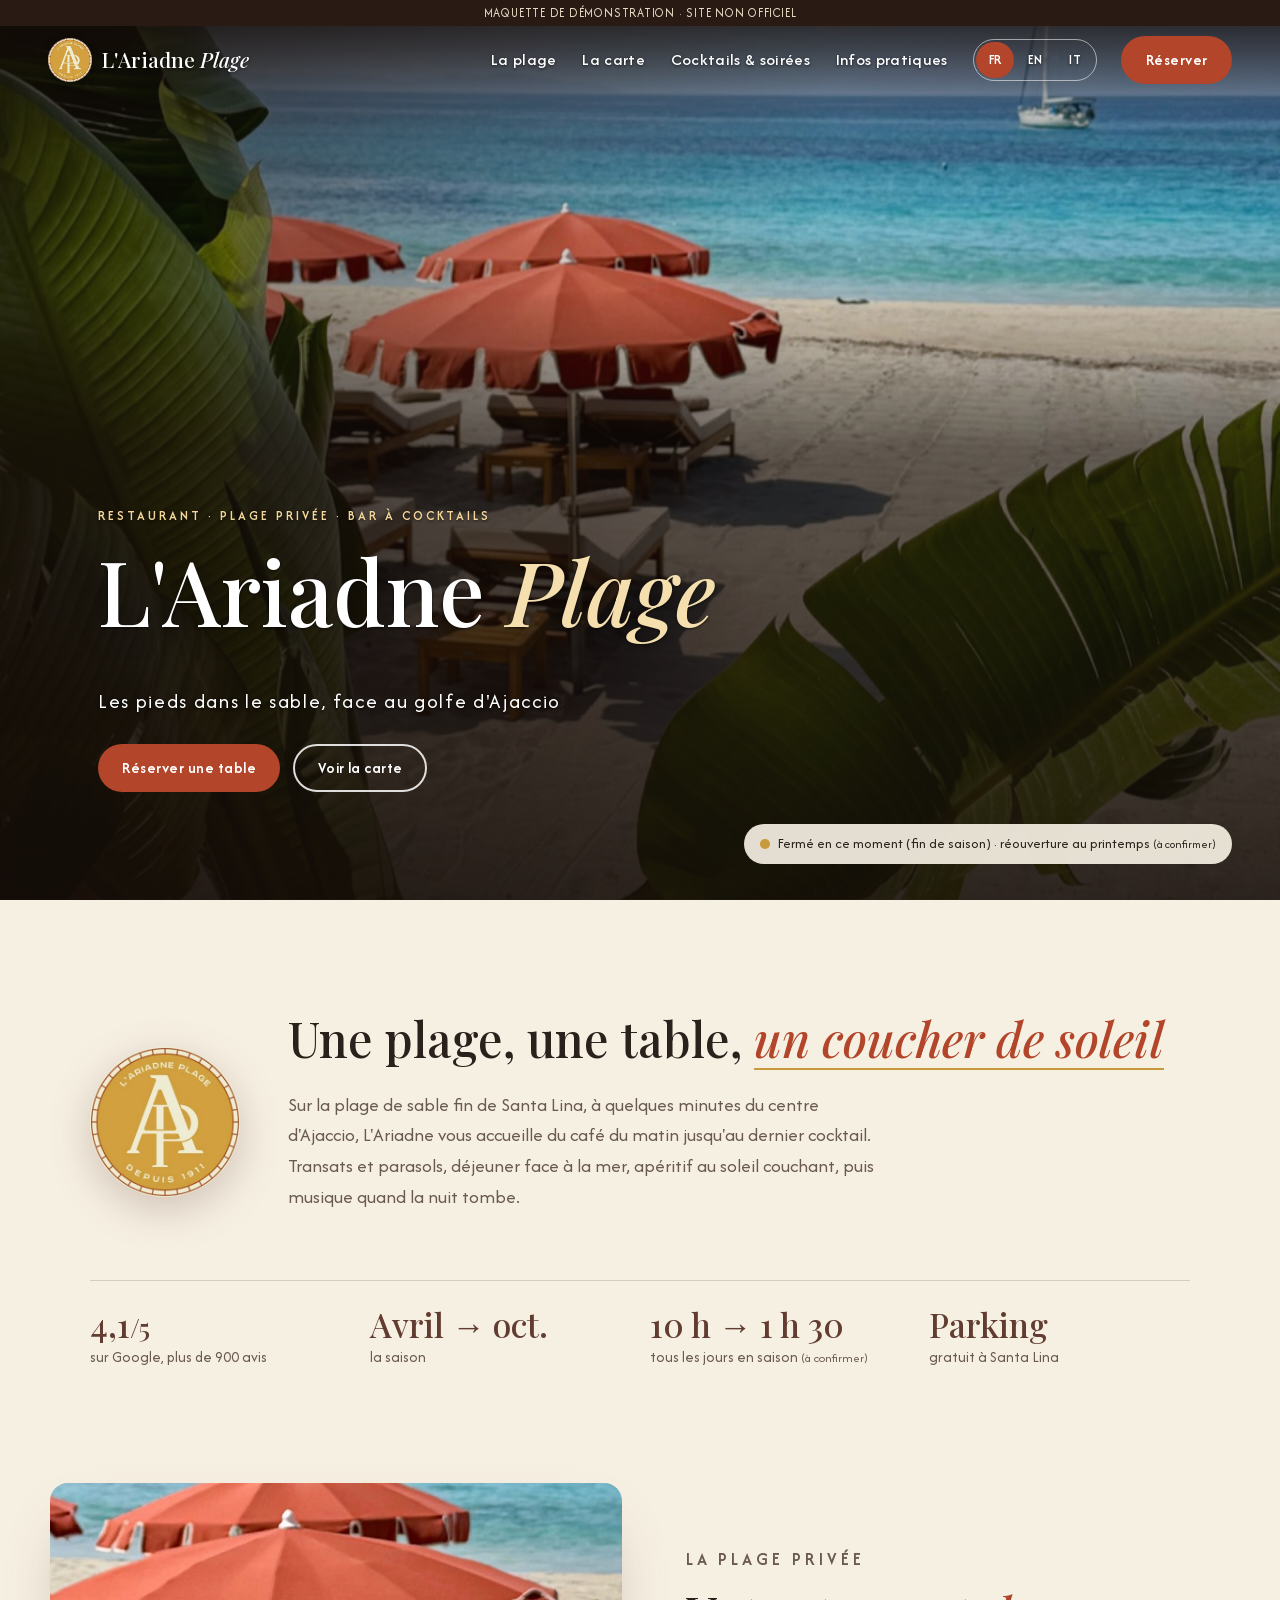
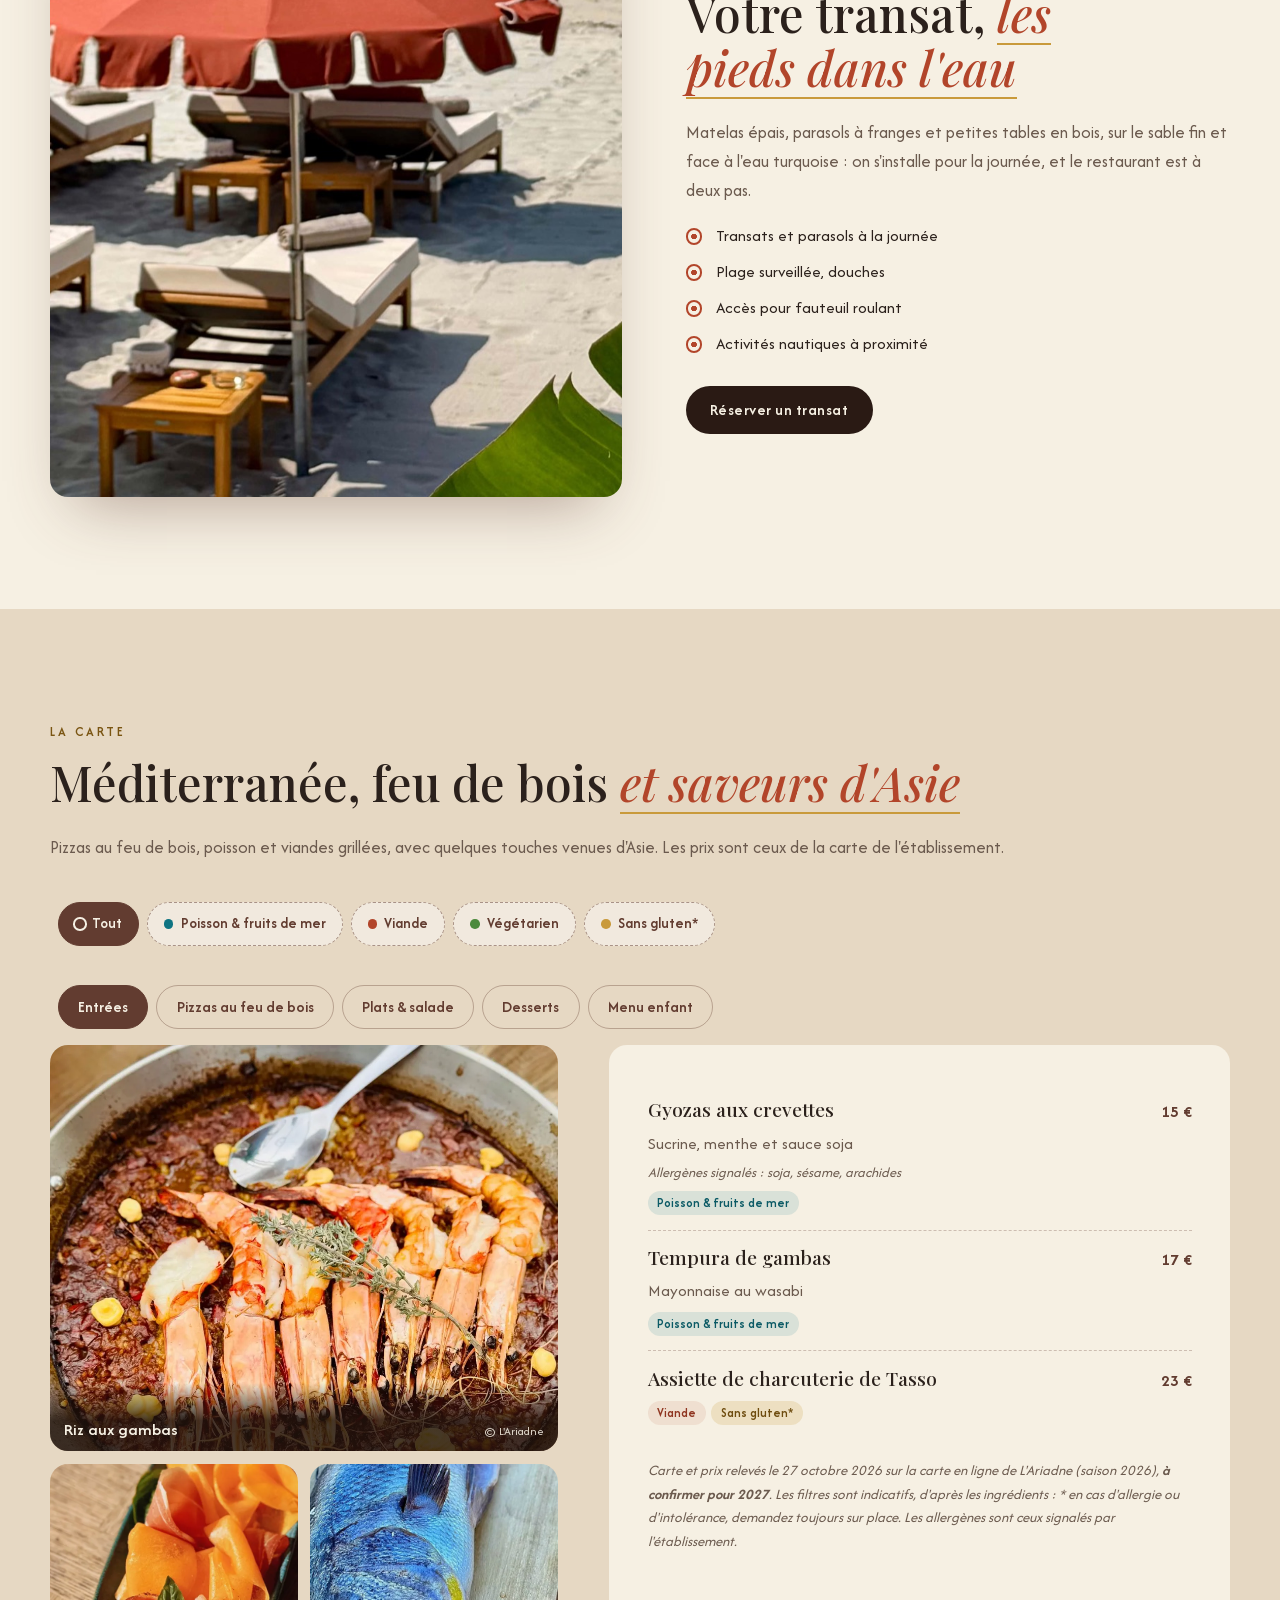
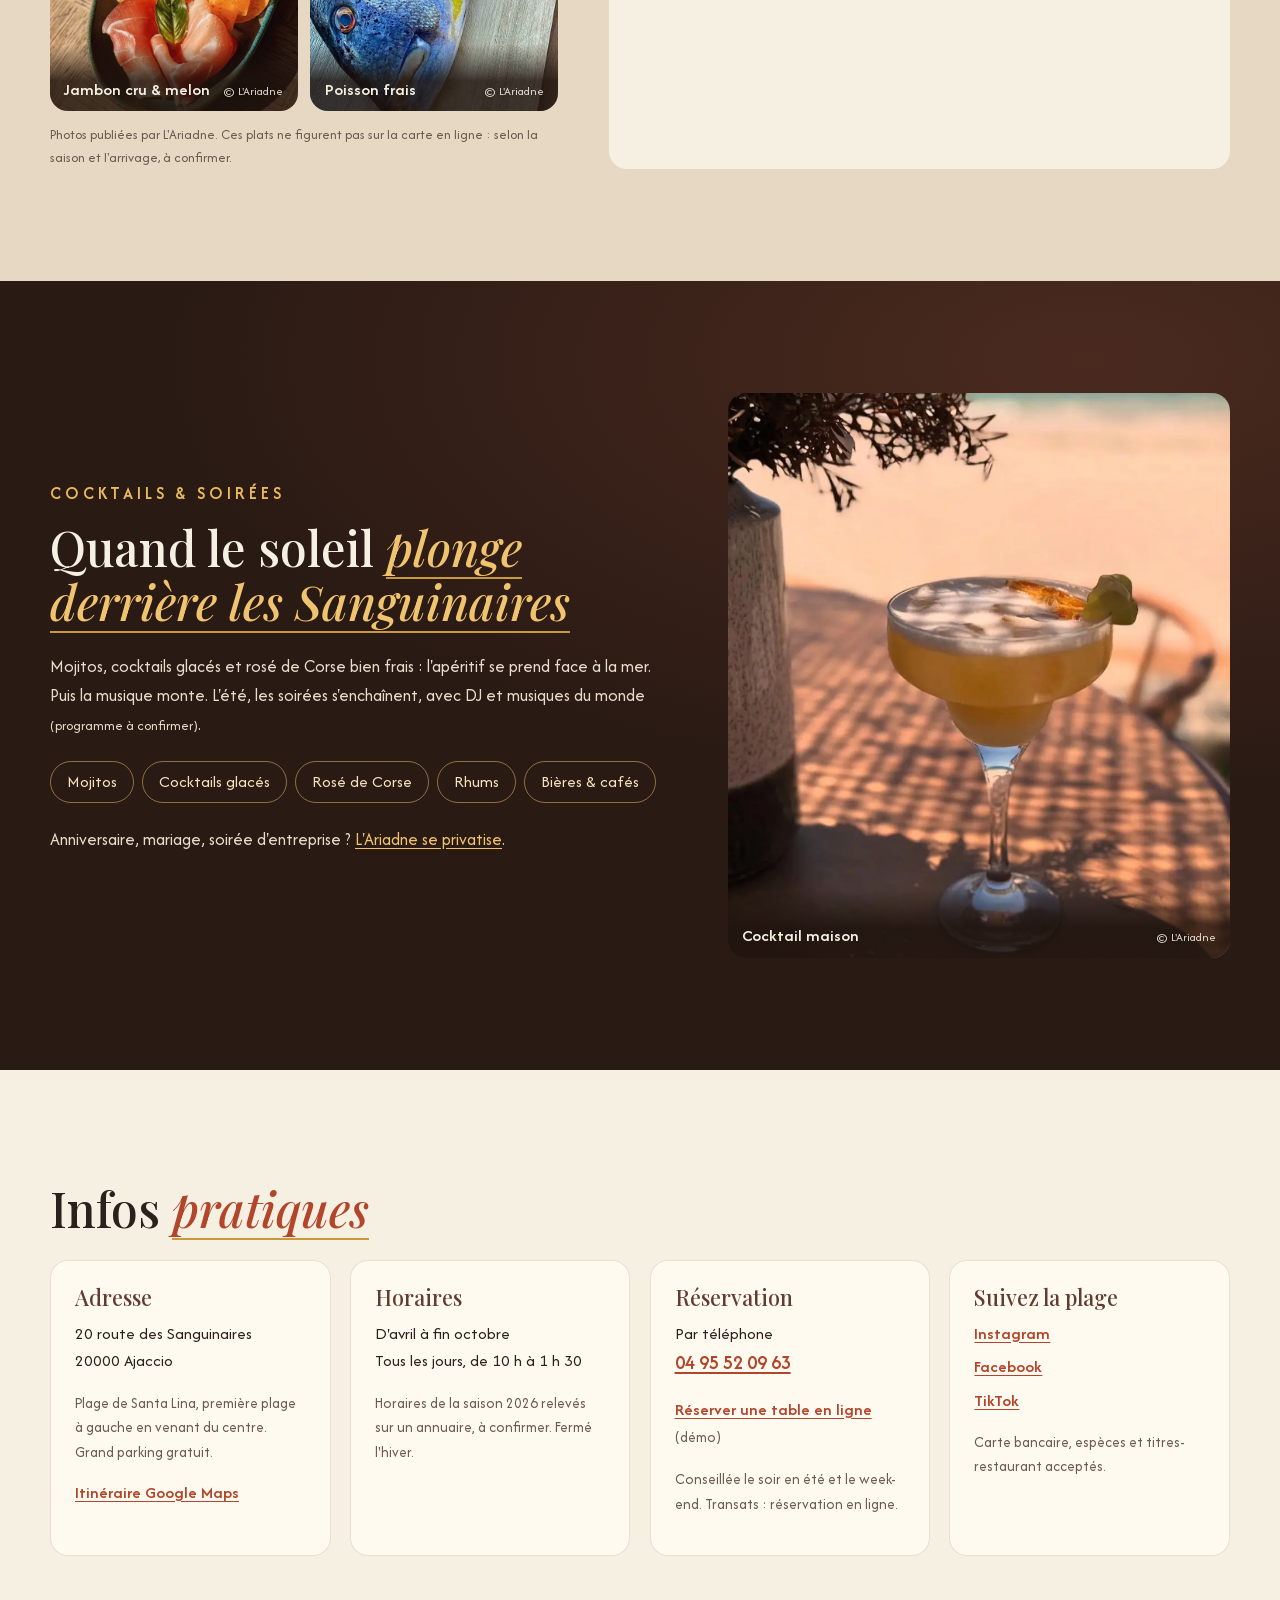
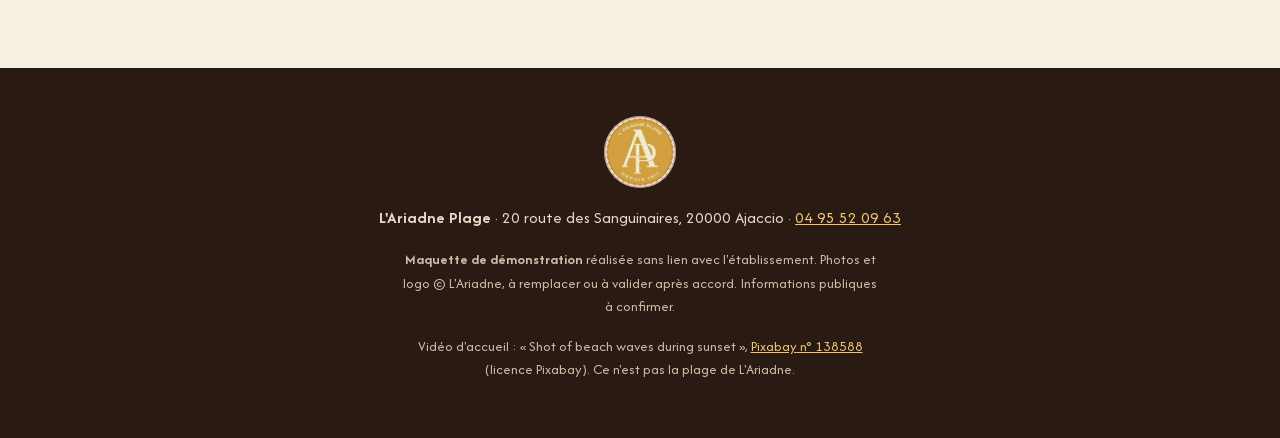
<file: index.html>
<!doctype html>
<html lang="fr">
<head>
  <meta charset="utf-8">
  <meta name="viewport" content="width=device-width, initial-scale=1">
  <title>L'Ariadne Plage · Restaurant, plage privée et bar à cocktails · Ajaccio</title>
  <meta name="description" content="L'Ariadne Plage, route des Sanguinaires à Ajaccio : restaurant les pieds dans le sable, pizzas au feu de bois, plage privée avec transats, bar à cocktails et soirées musicales face à la mer.">
  <meta name="robots" content="noindex">
  <meta name="theme-color" content="#2e1d17">
  <link rel="icon" href="images/logo.jpg">
  <link rel="preload" href="fonts/afacad-latin-var.woff2" as="font" type="font/woff2" crossorigin>
  <link rel="preload" as="image" href="images/plage-portrait.jpg" media="(max-width: 760px)">
  <link rel="preload" as="image" href="images/plage-large.jpg" media="(min-width: 761px)">
  <link rel="stylesheet" href="css/style.css">
  <link rel="stylesheet" href="css/booking.css">
  <script>document.documentElement.classList.add('js');</script>
  <script type="application/ld+json">
  {
    "@context": "https://schema.org",
    "@type": "Restaurant",
    "name": "L'Ariadne Plage",
    "image": "images/plage-large.jpg",
    "logo": "images/logo.jpg",
    "servesCuisine": ["Méditerranéenne", "Pizzas au feu de bois", "Saveurs d'Asie"],
    "priceRange": "15-35 €",
    "telephone": "+33 4 95 52 09 63",
    "paymentAccepted": "Carte bancaire, espèces, titres-restaurant",
    "address": {
      "@type": "PostalAddress",
      "streetAddress": "20 route des Sanguinaires",
      "postalCode": "20000",
      "addressLocality": "Ajaccio",
      "addressCountry": "FR"
    },
    "openingHoursSpecification": [{
      "@type": "OpeningHoursSpecification",
      "dayOfWeek": ["Monday","Tuesday","Wednesday","Thursday","Friday","Saturday","Sunday"],
      "opens": "10:00",
      "closes": "01:30",
      "validFrom": "2026-04-01",
      "validThrough": "2026-10-30"
    }],
    "acceptsReservations": "True",
    "sameAs": [
      "https://www.instagram.com/lariadneplageajaccio/",
      "https://www.facebook.com/people/LAriadne-Plage-Ajaccio/61556640426436/",
      "https://www.tiktok.com/@ariadneplage"
    ]
  }
  </script>
</head>
<body>
  <!-- Écran d'arrivée : disparaît seul (CSS, ~1,35 s), même si le JavaScript échoue ; la vidéo se charge derrière -->
  <div class="loader" aria-hidden="true">
    <!-- le logo porte déjà « L'Ariadne Plage » : seul le lieu est ajouté -->
    <img class="loader-logo" src="images/logo.jpg" alt="" width="320" height="320" fetchpriority="high">
    <span class="loader-sub">Ajaccio</span>
  </div>

  <a class="skip" href="#contenu" data-i18n="skip">Aller au contenu</a>

  <div class="demo-strip" role="note" data-i18n="strip">Maquette de démonstration · site non officiel</div>

  <header class="header" id="haut">
    <a class="brand" href="#haut" aria-label="L'Ariadne Plage, retour en haut" data-i18n-label="brandLabel">
      <img src="images/logo.jpg" alt="" width="44" height="44">
      <span>L'Ariadne <em>Plage</em></span>
    </a>
    <button class="burger" type="button" aria-expanded="false" aria-controls="nav" aria-label="Ouvrir le menu">
      <span></span><span></span>
    </button>
    <nav class="nav" id="nav" aria-label="Menu principal" data-i18n-label="navLabel">
      <a href="#plage" data-i18n="nav1">La plage</a>
      <a href="#carte" data-i18n="nav2">La carte</a>
      <a href="#soirees" data-i18n="nav3">Cocktails &amp; soirées</a>
      <a href="#infos" data-i18n="nav4">Infos pratiques</a>
      <div class="langs" role="group" aria-label="Langue · Language · Lingua">
        <button type="button" data-lang="fr" lang="fr" aria-label="Français" aria-pressed="true">FR</button>
        <button type="button" data-lang="en" lang="en" aria-label="English" aria-pressed="false">EN</button>
        <button type="button" data-lang="it" lang="it" aria-label="Italiano" aria-pressed="false">IT</button>
      </div>
    </nav>
    <a class="btn btn-sun header-call" href="tel:+33495520963" data-book data-i18n="book">Réserver</a>
  </header>

  <main id="contenu">
    <section class="hero" aria-labelledby="titre">
      <picture>
        <source media="(max-width: 760px)" srcset="images/plage-portrait.jpg">
        <img class="hero-img" src="images/plage-large.jpg" alt="Transats crème et parasols terracotta de L'Ariadne sur le sable blanc, mer turquoise et voilier au large" data-i18n-alt="heroImg" width="1920" height="1080" fetchpriority="high">
      </picture>
      <!-- Vidéo d'ambiance (Pixabay) : chargée par main.js seulement si les animations sont permises et la connexion correcte -->
      <video class="hero-video" muted loop playsinline preload="none" aria-hidden="true" tabindex="-1"></video>
      <button class="video-toggle" type="button" hidden></button>
      <div class="hero-content">
        <p class="kicker" data-i18n="heroKicker">Restaurant · Plage privée · Bar à cocktails</p>
        <h1 id="titre">L'Ariadne <em>Plage</em></h1>
        <p class="hero-sub" data-i18n="heroSub">Les pieds dans le sable, face au golfe d'Ajaccio</p>
        <div class="hero-actions">
          <a class="btn btn-sun" href="tel:+33495520963" data-book data-i18n="heroBook">Réserver une table</a>
          <a class="btn btn-ghost" href="#carte" data-i18n="heroMenu">Voir la carte</a>
        </div>
      </div>
      <p class="season-badge"><span class="dot" aria-hidden="true"></span><span data-i18n="season">Fermé en ce moment (fin de saison) · réouverture au printemps <small>(à&nbsp;confirmer)</small></span></p>
    </section>

    <section class="intro reveal" aria-labelledby="intro-titre">
      <img class="intro-logo" src="images/logo.jpg" alt="Logo de L'Ariadne Plage : monogramme AP, « Depuis 1911 »" data-i18n-alt="logoAlt" width="150" height="150" loading="lazy">
      <div>
        <h2 id="intro-titre" data-i18n="introTitle">Une plage, une table, <em>un coucher de soleil</em></h2>
        <p data-i18n="introText">Sur la plage de sable fin de Santa Lina, à quelques minutes du centre d'Ajaccio, L'Ariadne vous accueille du café du matin jusqu'au dernier cocktail. Transats et parasols, déjeuner face à la mer, apéritif au soleil couchant, puis musique quand la nuit tombe.</p>
      </div>
      <ul class="facts stagger">
        <li><strong><span data-count="4.1" data-dec="1">4,1</span><small>/5</small></strong><span><span data-i18n="fact1a">sur Google, plus de</span> <span data-count="900">900</span> <span data-i18n="fact1b">avis</span></span></li>
        <li><strong data-i18n="fact2v">Avril → oct.</strong><span data-i18n="fact2">la saison</span></li>
        <li><strong data-i18n="fact3v">10 h → 1 h 30</strong><span data-i18n="fact3">tous les jours en saison <small>(à confirmer)</small></span></li>
        <li><strong data-i18n="fact4v">Parking</strong><span data-i18n="fact4">gratuit à Santa Lina</span></li>
      </ul>
    </section>

    <section class="split" id="plage" aria-labelledby="plage-titre">
      <div class="split-media reveal">
        <img src="images/plage-transats.jpg" alt="Gros plan sur les transats et une petite table en teck sous un parasol terracotta" data-i18n-alt="plageImg" width="1000" height="976" loading="lazy">
      </div>
      <div class="split-text reveal">
        <p class="kicker" data-i18n="plageKicker">La plage privée</p>
        <h2 id="plage-titre" data-i18n="plageTitle">Votre transat, <em>les pieds dans l'eau</em></h2>
        <p data-i18n="plageText">Matelas épais, parasols à franges et petites tables en bois, sur le sable fin et face à l'eau turquoise : on s'installe pour la journée, et le restaurant est à deux pas.</p>
        <ul class="ticks stagger">
          <li data-i18n="tick1">Transats et parasols à la journée</li>
          <li data-i18n="tick2">Plage surveillée, douches</li>
          <li data-i18n="tick3">Accès pour fauteuil roulant</li>
          <li data-i18n="tick4">Activités nautiques à proximité</li>
        </ul>
        <a class="btn btn-dark" href="https://mysunbed.com/fr/plage-privee/ajaccio/l-ariadne-plage-/" target="_blank" rel="noopener" data-i18n="sunbed">Réserver un transat <span class="sr-only">(MySunbed, nouvel onglet)</span></a>
      </div>
    </section>

    <section class="menu-section" id="carte" aria-labelledby="carte-titre">
      <div class="menu-head reveal">
        <p class="kicker" data-i18n="menuKicker">La carte</p>
        <h2 id="carte-titre" data-i18n="menuTitle">Méditerranée, feu de bois <em>et saveurs d'Asie</em></h2>
        <p data-i18n="menuLead">Pizzas au feu de bois, poisson et viandes grillées, avec quelques touches venues d'Asie. Les prix sont ceux de la carte de l'établissement.</p>
      </div>

      <div class="tabs reveal">
        <div class="filters" role="group" aria-label="Filtrer les plats" data-i18n-label="filtersLabel">
          <button type="button" data-filter="all" aria-pressed="true" data-i18n="fAll">Tout</button>
          <button type="button" data-filter="mer" aria-pressed="false" data-i18n="fMer">Poisson &amp; fruits de mer</button>
          <button type="button" data-filter="viande" aria-pressed="false" data-i18n="fViande">Viande</button>
          <button type="button" data-filter="vege" aria-pressed="false" data-i18n="fVege">Végétarien</button>
          <button type="button" data-filter="sg" aria-pressed="false" data-i18n="fSg">Sans gluten*</button>
        </div>
        <p class="filter-count" id="filter-count" aria-live="polite"></p>

        <div class="tablist" role="tablist" aria-label="Rubriques de la carte" data-i18n-label="tabsLabel">
          <button role="tab" id="t-entrees" aria-controls="p-entrees" aria-selected="true"><span data-i18n="tab1">Entrées</span><span class="count"></span></button>
          <button role="tab" id="t-pizzas" aria-controls="p-pizzas" aria-selected="false" tabindex="-1"><span data-i18n="tab2">Pizzas au feu de bois</span><span class="count"></span></button>
          <button role="tab" id="t-plats" aria-controls="p-plats" aria-selected="false" tabindex="-1"><span data-i18n="tab3">Plats &amp; salade</span><span class="count"></span></button>
          <button role="tab" id="t-desserts" aria-controls="p-desserts" aria-selected="false" tabindex="-1"><span data-i18n="tab4">Desserts</span><span class="count"></span></button>
          <button role="tab" id="t-enfants" aria-controls="p-enfants" aria-selected="false" tabindex="-1"><span data-i18n="tab5">Menu enfant</span><span class="count"></span></button>
        </div>

        <div class="tab-body">
          <div class="dish-photos">
            <figure class="dish-photo big">
              <picture><source srcset="images/riz-gambas.webp" type="image/webp"><img src="images/riz-gambas.jpg" alt="Gambas entières sur un riz doré, dans sa poêle" data-i18n-alt="altRiz" width="1000" height="800" loading="lazy"></picture>
              <figcaption><span data-i18n="capRiz">Riz aux gambas</span><small>© L'Ariadne</small></figcaption>
            </figure>
            <figure class="dish-photo">
              <picture><source srcset="images/jambon-melon.webp" type="image/webp"><img src="images/jambon-melon.jpg" alt="Jambon cru et rubans de melon au basilic sur un plat bleu" data-i18n-alt="altJambon" width="640" height="640" loading="lazy"></picture>
              <figcaption><span data-i18n="capJambon">Jambon cru &amp; melon</span><small>© L'Ariadne</small></figcaption>
            </figure>
            <figure class="dish-photo">
              <picture><source srcset="images/poisson-du-jour.webp" type="image/webp"><img src="images/poisson-du-jour.jpg" alt="Poisson entier tout juste pêché, sur une planche" data-i18n-alt="altPoisson" width="640" height="640" loading="lazy"></picture>
              <figcaption><span data-i18n="capPoisson">Poisson frais</span><small>© L'Ariadne</small></figcaption>
            </figure>
            <p class="dish-photos-note" data-i18n="photosNote">Photos publiées par L'Ariadne. Ces plats ne figurent pas sur la carte en ligne : selon la saison et l'arrivage, à confirmer.</p>
          </div>

          <div class="panels">
            <div role="tabpanel" id="p-entrees" aria-labelledby="t-entrees" tabindex="0">
              <ul class="dishes">
                <li data-tags="mer"><div class="dish-top"><b data-i18n="e1">Gyozas aux crevettes</b><span class="price">15 €</span></div><span class="dish-desc" data-i18n="e1d">Sucrine, menthe et sauce soja</span><span class="allergens" data-i18n="e1a">Allergènes signalés : soja, sésame, arachides</span></li>
                <li data-tags="mer"><div class="dish-top"><b data-i18n="e2">Tempura de gambas</b><span class="price">17 €</span></div><span class="dish-desc" data-i18n="e2d">Mayonnaise au wasabi</span></li>
                <li data-tags="viande sg"><div class="dish-top"><b data-i18n="e3">Assiette de charcuterie de Tasso</b><span class="price">23 €</span></div></li>
              </ul>
            </div>
            <div role="tabpanel" id="p-pizzas" aria-labelledby="t-pizzas" tabindex="0" hidden>
              <ul class="dishes">
                <li data-tags="viande"><div class="dish-top"><b>La Peppe</b><span class="price">19 €</span></div><span class="dish-desc" data-i18n="z1d">Fior di latte, tomates cerises, jambon de Parme, pesto et olives noires</span></li>
                <li data-tags="vege"><div class="dish-top"><b data-i18n="z2">Pizze rolle à partager</b><span class="price">17 €</span></div><span class="dish-desc" data-i18n="z2d">Mozzarella, roquette, tomates cerises et pesto</span></li>
                <li data-tags="viande"><div class="dish-top"><b>Focaccia L'Ariadne</b><span class="price">19 €</span></div><span class="dish-desc" data-i18n="z3d">Roquette, burrata, tomates cerises, parmesan et speck</span><span class="allergens" data-i18n="aGluten">Allergène signalé : gluten</span></li>
                <li data-tags="mer"><div class="dish-top"><b data-i18n="z4">La moitié-moitié</b><span class="price">15 €</span></div><span class="dish-desc" data-i18n="z4d">Fromage et anchois à la bastiaise</span></li>
                <li data-tags="vege"><div class="dish-top"><b>Margherita</b><span class="price">15 €</span></div><span class="dish-desc">Fior di latte</span><span class="allergens" data-i18n="aGlutenLait">Allergènes signalés : gluten, lait</span></li>
                <li data-tags="mer"><div class="dish-top"><b data-i18n="z6">Anchois à la bastiaise</b><span class="price">15 €</span></div><span class="allergens" data-i18n="aGlutenPoisson">Allergènes signalés : gluten, poisson</span></li>
                <li data-tags="viande"><div class="dish-top"><b data-i18n="z7">Reine rouge</b><span class="price">17 €</span></div><span class="dish-desc" data-i18n="z7d">Base sauce tomate</span><span class="allergens" data-i18n="aGlutenLait">Allergènes signalés : gluten, lait</span></li>
                <li data-tags="viande"><div class="dish-top"><b data-i18n="z8">Reine blanche</b><span class="price">17 €</span></div><span class="dish-desc" data-i18n="z8d">Base crème</span><span class="allergens" data-i18n="aGlutenLait">Allergènes signalés : gluten, lait</span></li>
                <li data-tags="vege"><div class="dish-top"><b data-i18n="z9">4 fromages</b><span class="price">17 €</span></div><span class="dish-desc" data-i18n="z9d">Gorgonzola, chèvre, fior di latte</span><span class="allergens" data-i18n="aGlutenLait">Allergènes signalés : gluten, lait</span></li>
                <li data-tags="viande"><div class="dish-top"><b>Chorizo</b><span class="price">17 €</span></div><span class="allergens" data-i18n="aGlutenLait">Allergènes signalés : gluten, lait</span></li>
              </ul>
            </div>
            <div role="tabpanel" id="p-plats" aria-labelledby="t-plats" tabindex="0" hidden>
              <ul class="dishes">
                <li data-tags="viande"><div class="dish-top"><b data-i18n="p1">Tataki de bavette de bœuf façon yakitori à la cacahuète</b><span class="price">27 €</span></div><span class="dish-desc"><em class="badge" data-i18n="sugg">Suggestion du jour</em> <span data-i18n="p1d">Frites maison</span></span></li>
                <li data-tags="viande"><div class="dish-top"><b data-i18n="p2">Tagliata de pluma ibérique, sauce teriyaki maison</b><span class="price">31 €</span></div><span class="dish-desc"><em class="badge" data-i18n="sugg">Suggestion du jour</em> <span data-i18n="p2d">Écrasé de pommes de terre</span></span><span class="allergens" data-i18n="p2a">Allergènes signalés : sésame, soja</span></li>
                <li data-tags="viande"><div class="dish-top"><b data-i18n="p3">Caesar salad</b><span class="price">21 €</span></div><span class="dish-desc" data-i18n="p3d">Poulet pané maison, chips de pancetta, œuf, lardons, tomme de brebis, croûtons, tomates cerises et romaine</span></li>
                <li data-tags="mer"><div class="dish-top"><b data-i18n="p4">Roll brioché de gambas et crabe</b><span class="price">27 €</span></div><span class="dish-desc" data-i18n="p4d">Légumes croquants, mayonnaise spicy et frites maison</span><span class="allergens" data-i18n="p4a">Allergènes signalés : œufs, poisson</span></li>
                <li data-tags="viande"><div class="dish-top"><b data-i18n="p5">Chicken fried burger et frites maison</b><span class="price">21 €</span></div><span class="dish-desc" data-i18n="p5d">Potato bun, poulet pané aux corn flakes, cheddar, sauce tartare et sucrine</span><span class="allergens" data-i18n="p5a">Allergènes signalés : œufs, gluten</span></li>
                <li data-tags="viande sg"><div class="dish-top"><b data-i18n="p6">Entrecôte et frites maison</b><span class="price">35 €</span></div><span class="dish-desc" data-i18n="p6d">Environ 400 g, sauce tartare maison</span></li>
                <li data-tags="viande sg"><div class="dish-top"><b data-i18n="p7">Côte de bœuf d'environ 1,2 kg</b><span class="price">95 €</span></div><span class="dish-desc" data-i18n="p7d">Frites maison, légumes de printemps ou salade verte, sauce tartare maison</span></li>
              </ul>
            </div>
            <div role="tabpanel" id="p-desserts" aria-labelledby="t-desserts" tabindex="0" hidden>
              <ul class="dishes">
                <li data-tags="vege"><div class="dish-top"><b data-i18n="d1">Profiterole maison</b><span class="price">11 €</span></div><span class="dish-desc" data-i18n="d1d">Glace vanille de la maison Salge et coulis de chocolat</span></li>
                <li data-tags="vege"><div class="dish-top"><b data-i18n="d2">Cookies à partager</b><span class="price">17 €</span></div><span class="allergens" data-i18n="d2a">Allergènes signalés : œufs, arachides, gluten, noix</span></li>
                <li data-tags="vege"><div class="dish-top"><b data-i18n="d3">Glaces artisanales Salge</b><span class="price" data-i18n="priceAsk">prix sur place</span></div><span class="dish-desc" data-i18n="d3d">À la boule</span><span class="allergens" data-i18n="aLait">Allergène signalé : lait</span></li>
              </ul>
            </div>
            <div role="tabpanel" id="p-enfants" aria-labelledby="t-enfants" tabindex="0" hidden>
              <ul class="dishes">
                <li><div class="dish-top"><b data-i18n="k1">Plat + dessert au choix</b><span class="price">13 €</span></div><span class="dish-desc" data-i18n="k1d">Penne à la sauce tomate ou poulet pané et frites, puis un petit pot de glace (vanille ou fraise…)</span></li>
              </ul>
            </div>
            <p class="menu-note" data-i18n="menuNote">Carte et prix relevés le 27 octobre 2026 sur la carte en ligne de L'Ariadne (saison 2026), <strong>à confirmer pour 2027</strong>. Les filtres sont indicatifs, d'après les ingrédients : *&nbsp;en cas d'allergie ou d'intolérance, demandez toujours sur place. Les allergènes sont ceux signalés par l'établissement.</p>
          </div>
        </div>
      </div>
    </section>

    <section class="night" id="soirees" aria-labelledby="soirees-titre">
      <div class="night-text reveal">
        <p class="kicker" data-i18n="nightKicker">Cocktails &amp; soirées</p>
        <h2 id="soirees-titre" data-i18n="nightTitle">Quand le soleil <em>plonge derrière les Sanguinaires</em></h2>
        <p data-i18n="nightText">Mojitos, cocktails glacés et rosé de Corse bien frais : l'apéritif se prend face à la mer. Puis la musique monte. L'été, les soirées s'enchaînent, avec DJ et musiques du monde <small>(programme à confirmer)</small>.</p>
        <ul class="chips stagger" aria-label="Au bar" data-i18n-label="chipsLabel">
          <li data-i18n="chip1">Mojitos</li><li data-i18n="chip2">Cocktails glacés</li><li data-i18n="chip3">Rosé de Corse</li><li data-i18n="chip4">Rhums</li><li data-i18n="chip5">Bières &amp; cafés</li>
        </ul>
        <p class="private" data-i18n="private">Anniversaire, mariage, soirée d'entreprise ? <a href="tel:+33495520963">L'Ariadne se privatise</a>.</p>
      </div>
      <figure class="dish-photo night-photo reveal">
        <picture><source srcset="images/cocktail.webp" type="image/webp"><img src="images/cocktail.jpg" alt="Cocktail ambré et mousseux dans un verre à pied, sur une table face à la plage" data-i18n-alt="altCocktail" width="900" height="1012" loading="lazy"></picture>
        <figcaption><span data-i18n="capCocktail">Cocktail maison</span><small>© L'Ariadne</small></figcaption>
      </figure>
    </section>

    <section class="infos" id="infos" aria-labelledby="infos-titre">
      <h2 id="infos-titre" class="reveal" data-i18n="infosTitle">Infos <em>pratiques</em></h2>
      <div class="info-grid stagger">
        <article class="card">
          <h3 data-i18n="addrTitle">Adresse</h3>
          <p>20 route des Sanguinaires<br>20000 Ajaccio</p>
          <p class="muted" data-i18n="addrNote">Plage de Santa Lina, première plage à gauche en venant du centre. Grand parking gratuit.</p>
          <a class="link" href="https://www.google.com/maps/search/?api=1&amp;query=L%27Ariadne+Plage+20+route+des+Sanguinaires+Ajaccio" target="_blank" rel="noopener" data-i18n="gmaps">Itinéraire Google Maps <span class="sr-only">(nouvel onglet)</span></a>
        </article>
        <article class="card">
          <h3 data-i18n="hoursTitle">Horaires</h3>
          <p data-i18n="hoursText">D'avril à fin octobre<br>Tous les jours, de 10 h à 1 h 30</p>
          <p class="muted" data-i18n="hoursNote">Horaires de la saison 2026 relevés sur un annuaire, à confirmer. Fermé l'hiver.</p>
        </article>
        <article class="card">
          <h3 data-i18n="resaTitle">Réservation</h3>
          <p><span data-i18n="resaText">Par téléphone</span><br><a class="tel" href="tel:+33495520963">04 95 52 09 63</a></p>
          <p><a class="link" href="tel:+33495520963" data-book data-i18n="resaOnline">Réserver une table en ligne</a> <small class="muted" data-i18n="demo">(démo)</small></p>
          <p class="muted" data-i18n="resaNote">Conseillée le soir en été et le week-end. Transats : réservation en ligne.</p>
        </article>
        <article class="card">
          <h3 data-i18n="socialTitle">Suivez la plage</h3>
          <ul class="socials">
            <li><a href="https://www.instagram.com/lariadneplageajaccio/" target="_blank" rel="noopener">Instagram</a></li>
            <li><a href="https://www.facebook.com/people/LAriadne-Plage-Ajaccio/61556640426436/" target="_blank" rel="noopener">Facebook</a></li>
            <li><a href="https://www.tiktok.com/@ariadneplage" target="_blank" rel="noopener">TikTok</a></li>
          </ul>
          <p class="muted" data-i18n="payNote">Carte bancaire, espèces et titres-restaurant acceptés.</p>
        </article>
      </div>
    </section>
  </main>

  <footer class="footer">
    <img src="images/logo.jpg" alt="" width="72" height="72" loading="lazy">
    <p><strong>L'Ariadne Plage</strong> · 20 route des Sanguinaires, 20000 Ajaccio · <a href="tel:+33495520963">04 95 52 09 63</a></p>
    <p class="demo-note" data-i18n="foot1"><strong>Maquette de démonstration</strong> réalisée sans lien avec l'établissement. Photos et logo © L'Ariadne, à remplacer ou à valider après accord. Informations publiques à confirmer.</p>
    <p class="demo-note" data-i18n="foot2">Vidéo d'accueil : « Shot of beach waves during sunset », <a href="https://pixabay.com/videos/sea-ocean-beach-waves-sun-dusk-138588/" target="_blank" rel="noopener">Pixabay n°&nbsp;138588</a> (licence Pixabay). Ce n'est pas la plage de L'Ariadne.</p>
  </footer>

  <!-- Réservation de DÉMONSTRATION : aucun paiement réel, rien n'est envoyé ; la réservation reste dans ce navigateur pour l'appli de démo (app/) -->
  <dialog class="booking" aria-labelledby="bk-title">
    <form class="bk" novalidate>
      <header class="bk-head">
        <p class="kicker">L'Ariadne Plage · Ajaccio</p>
        <h2 id="bk-title" data-i18n="bkTitle">Réserver une table</h2>
        <p class="bk-demo" role="note" data-i18n="bkDemo"><strong>Démo :</strong> aucun paiement réel, rien n'est envoyé.</p>
        <ol class="bk-steps" aria-label="Étapes de la réservation" data-i18n-label="bkStepsLabel">
          <li data-i18n="bkS1">Date &amp; heure</li>
          <li data-i18n="bkS2">Coordonnées</li>
          <li data-i18n="bkS3">Récapitulatif</li>
          <li data-i18n="bkS4">Acompte</li>
        </ol>
        <button class="bk-close" type="button" aria-label="Fermer" data-i18n-label="bkClose" data-bk-close>×</button>
      </header>

      <div class="bk-body">
        <section class="bk-step" data-step="1" aria-labelledby="bk-h1">
          <h3 id="bk-h1" tabindex="-1" data-i18n="bkH1">Quand venez-vous&nbsp;?</h3>
          <p class="bk-min" data-i18n="bkMin"><strong>Minimum 20&nbsp;€/pers.</strong>, déduit de l'addition. Réglé en ligne pour garantir votre table.</p>
          <div class="bk-cols">
            <div class="cal">
              <div class="cal-head">
                <button class="cal-nav" type="button" data-cal="-1" aria-label="Mois précédent" data-i18n-label="bkPrevMonth">‹</button>
                <p class="cal-month" id="bk-month" aria-live="polite"></p>
                <button class="cal-nav" type="button" data-cal="1" aria-label="Mois suivant" data-i18n-label="bkNextMonth">›</button>
              </div>
              <div class="cal-grid" id="bk-cal" role="group" aria-labelledby="bk-month" aria-describedby="bk-err-date bk-season"></div>
              <p class="bk-err" id="bk-err-date" hidden></p>
              <p class="small bk-season" id="bk-season" data-i18n="bkSeason">L'Ariadne est fermée l'hiver&nbsp;: réservations possibles du 1<sup>er</sup>&nbsp;avril au 31&nbsp;octobre 2027 <strong>(dates de saison à confirmer)</strong>.</p>
            </div>
            <div class="bk-side">
              <fieldset class="bk-field">
                <legend data-i18n="bkService">Service</legend>
                <div class="pills">
                  <label class="pill"><input type="radio" name="service" value="midi"><span data-i18n="bkLunch">Midi</span></label>
                  <label class="pill"><input type="radio" name="service" value="soir" checked><span data-i18n="bkDinner">Soir</span></label>
                </div>
              </fieldset>
              <fieldset class="bk-field" aria-describedby="bk-err-slot">
                <legend data-i18n="bkTime">Heure</legend>
                <div class="pills slots" id="bk-slots"></div>
                <p class="bk-err" id="bk-err-slot" hidden></p>
                <p class="small" data-i18n="bkSlotsNote">Créneaux d'exemple, <strong>à confirmer avec l'établissement</strong>.</p>
              </fieldset>
              <div class="bk-field">
                <label class="bk-label" for="bk-guests" data-i18n="bkGuests">Nombre de personnes</label>
                <div class="stepper">
                  <button type="button" data-guests="-1" aria-label="Une personne de moins" data-i18n-label="bkLess">−</button>
                  <input id="bk-guests" name="guests" type="number" inputmode="numeric" min="1" max="12" value="2">
                  <button type="button" data-guests="1" aria-label="Une personne de plus" data-i18n-label="bkMore">+</button>
                  <output class="bk-total" id="bk-total" for="bk-guests" aria-live="polite"></output>
                </div>
                <div class="bk-avail" id="bk-avail" tabindex="-1" aria-live="polite"></div>
                <p class="small" data-i18n="bkGroup">Plus de 12 personnes ou privatisation&nbsp;? Appelez-nous.</p>
              </div>
            </div>
          </div>
        </section>

        <section class="bk-step" data-step="2" aria-labelledby="bk-h2" hidden>
          <h3 id="bk-h2" tabindex="-1" data-i18n="bkH2">Vos coordonnées</h3>
          <div class="bk-fields">
            <div class="bk-field">
              <label class="bk-label" for="bk-name"><span data-i18n="bkName">Nom</span> <span aria-hidden="true">*</span></label>
              <input id="bk-name" name="name" type="text" autocomplete="name" required maxlength="60" aria-describedby="bk-err-name">
              <p class="bk-err" id="bk-err-name" hidden></p>
            </div>
            <div class="bk-field">
              <label class="bk-label" for="bk-phone"><span data-i18n="bkPhone">Téléphone</span> <span aria-hidden="true">*</span></label>
              <input id="bk-phone" name="phone" type="tel" autocomplete="tel" inputmode="tel" required maxlength="20" aria-describedby="bk-err-phone">
              <p class="bk-err" id="bk-err-phone" hidden></p>
            </div>
            <div class="bk-field bk-wide">
              <label class="bk-label" for="bk-email"><span data-i18n="bkEmail">E-mail</span> <span aria-hidden="true">*</span></label>
              <input id="bk-email" name="email" type="email" autocomplete="email" required maxlength="80" aria-describedby="bk-err-email">
              <p class="bk-err" id="bk-err-email" hidden></p>
            </div>
          </div>
          <fieldset class="bk-field">
            <legend data-i18n="bkWishes">Demande particulière (facultatif)</legend>
            <div class="pills">
              <label class="pill"><input type="checkbox" name="wish" value="bkW1"><span data-i18n="bkW1">Anniversaire</span></label>
              <label class="pill"><input type="checkbox" name="wish" value="bkW2"><span data-i18n="bkW2">Face à la mer</span></label>
              <label class="pill"><input type="checkbox" name="wish" value="bkW3"><span data-i18n="bkW3">Chaise bébé</span></label>
              <label class="pill"><input type="checkbox" name="wish" value="bkW4"><span data-i18n="bkW4">Allergie ou régime</span></label>
            </div>
            <label class="bk-label" for="bk-note" data-i18n="bkNote">Précisions</label>
            <textarea id="bk-note" name="note" rows="3" maxlength="300"></textarea>
          </fieldset>
          <p class="small" data-i18n="bkRequired">* champs obligatoires. Démo&nbsp;: rien n'est envoyé.</p>
        </section>

        <section class="bk-step" data-step="3" aria-labelledby="bk-h3" hidden>
          <h3 id="bk-h3" tabindex="-1" data-i18n="bkH3">Vérifiez votre réservation</h3>
          <div class="recap" id="bk-recap"></div>
        </section>

        <section class="bk-step" data-step="4" aria-labelledby="bk-h4" hidden>
          <h3 id="bk-h4" tabindex="-1" data-i18n="bkH4">Votre acompte</h3>
          <div class="pay-sum">
            <span id="bk-pay-detail"></span>
            <strong id="bk-pay-total"></strong>
          </div>
          <h4 class="bk-label" data-i18n="bkTermsTitle">Conditions</h4>
          <ul class="pay-terms" data-i18n="bkTerms">
            <li>L'acompte est <strong>déduit de votre addition</strong>.</li>
            <li>Annulation <strong>remboursée jusqu'à 48&nbsp;h avant</strong> <small>(à confirmer)</small>.</li>
            <li>En cas d'absence sans annulation, <strong>l'acompte est conservé</strong>.</li>
          </ul>
          <fieldset class="pay-card" aria-describedby="bk-err-card bk-err-exp bk-err-cvc">
            <legend class="pay-card-head"><span data-i18n="bkCard">Carte bancaire</span> <span class="pay-brands" aria-hidden="true"><i>VISA</i><i>MC</i><i>CB</i></span></legend>
            <label class="sr-only" for="bk-card" data-i18n="bkCardNum">Numéro de carte</label>
            <input class="pay-num" id="bk-card" name="demo-card" type="text" inputmode="numeric" autocomplete="off" maxlength="23" placeholder="1234 1234 1234 1234" aria-describedby="bk-err-card">
            <div class="pay-row">
              <label class="sr-only" for="bk-exp" data-i18n="bkExp">Date d'expiration (MM / AA)</label>
              <input id="bk-exp" name="demo-exp" type="text" inputmode="numeric" autocomplete="off" maxlength="7" placeholder="MM / AA" aria-describedby="bk-err-exp">
              <label class="sr-only" for="bk-cvc" data-i18n="bkCvc">Code de sécurité (3 chiffres au dos)</label>
              <input id="bk-cvc" name="demo-cvc" type="text" inputmode="numeric" autocomplete="off" maxlength="4" placeholder="CVC" aria-describedby="bk-err-cvc">
            </div>
          </fieldset>
          <p class="bk-err" id="bk-err-card" hidden></p>
          <p class="bk-err" id="bk-err-exp" hidden></p>
          <p class="bk-err" id="bk-err-cvc" hidden></p>
          <p class="pay-test"><span data-i18n="bkTestCard">N'entrez pas une vraie carte. Carte de test&nbsp;: 4242 4242 4242 4242.</span> <button class="recap-edit" type="button" data-test-card data-i18n="bkFillTest">Remplir la carte de test</button></p>
          <label class="pay-accept"><input type="checkbox" name="terms" aria-describedby="bk-err-terms"> <span data-i18n="bkAccept">J'ai lu et j'accepte ces conditions.</span></label>
          <p class="bk-err" id="bk-err-terms" hidden></p>
          <p class="bk-demo pay-demo" data-i18n="bkPayDemo"><strong>Démo&nbsp;: aucun paiement réel.</strong> Sur le vrai site, le paiement passerait par Stripe, au nom de L'Ariadne.</p>
        </section>

        <section class="bk-step bk-done" data-step="5" aria-labelledby="bk-h5" hidden>
          <svg class="bk-check" viewBox="0 0 64 64" aria-hidden="true"><circle cx="32" cy="32" r="29"/><path d="M19 33l9 9 17-19"/></svg>
          <h3 id="bk-h5" tabindex="-1" data-i18n="bkH5">Merci, c'est noté&nbsp;!</h3>
          <p class="bk-done-text" id="bk-done-text"></p>
          <p class="bk-demo" data-i18n="bkDoneDemo"><strong>Démo&nbsp;: aucun paiement réel, rien n'a été envoyé.</strong> La réservation est gardée dans ce navigateur pour la démonstration de l'application du restaurateur. Pour réserver aujourd'hui, appelez le 04&nbsp;95&nbsp;52&nbsp;09&nbsp;63.</p>
        </section>
      </div>

      <footer class="bk-foot">
        <a class="bk-call" href="tel:+33495520963"><span data-i18n="bkCall">ou appelez-nous</span> · 04&nbsp;95&nbsp;52&nbsp;09&nbsp;63</a>
        <div class="bk-actions">
          <button class="btn btn-line" type="button" data-bk-back></button>
          <button class="btn btn-sun" type="submit" data-bk-next></button>
        </div>
      </footer>
    </form>
  </dialog>

  <nav class="mobile-bar" aria-label="Actions rapides" data-i18n-label="barLabel">
    <a href="tel:+33495520963" data-book><span aria-hidden="true">☎</span> <span data-i18n="book">Réserver</span></a>
    <a href="https://www.google.com/maps/search/?api=1&amp;query=L%27Ariadne+Plage+20+route+des+Sanguinaires+Ajaccio" target="_blank" rel="noopener"><span aria-hidden="true">➤</span> <span data-i18n="barMap">Itinéraire</span></a>
    <a href="#carte"><span aria-hidden="true">≡</span> <span data-i18n="barMenu">Carte</span></a>
  </nav>

  <script src="js/i18n.js" defer></script>
  <script src="js/main.js" defer></script>
  <script src="js/demo-store.js" defer></script>
  <script src="js/booking.js" defer></script>
</body>
</html>
</file>
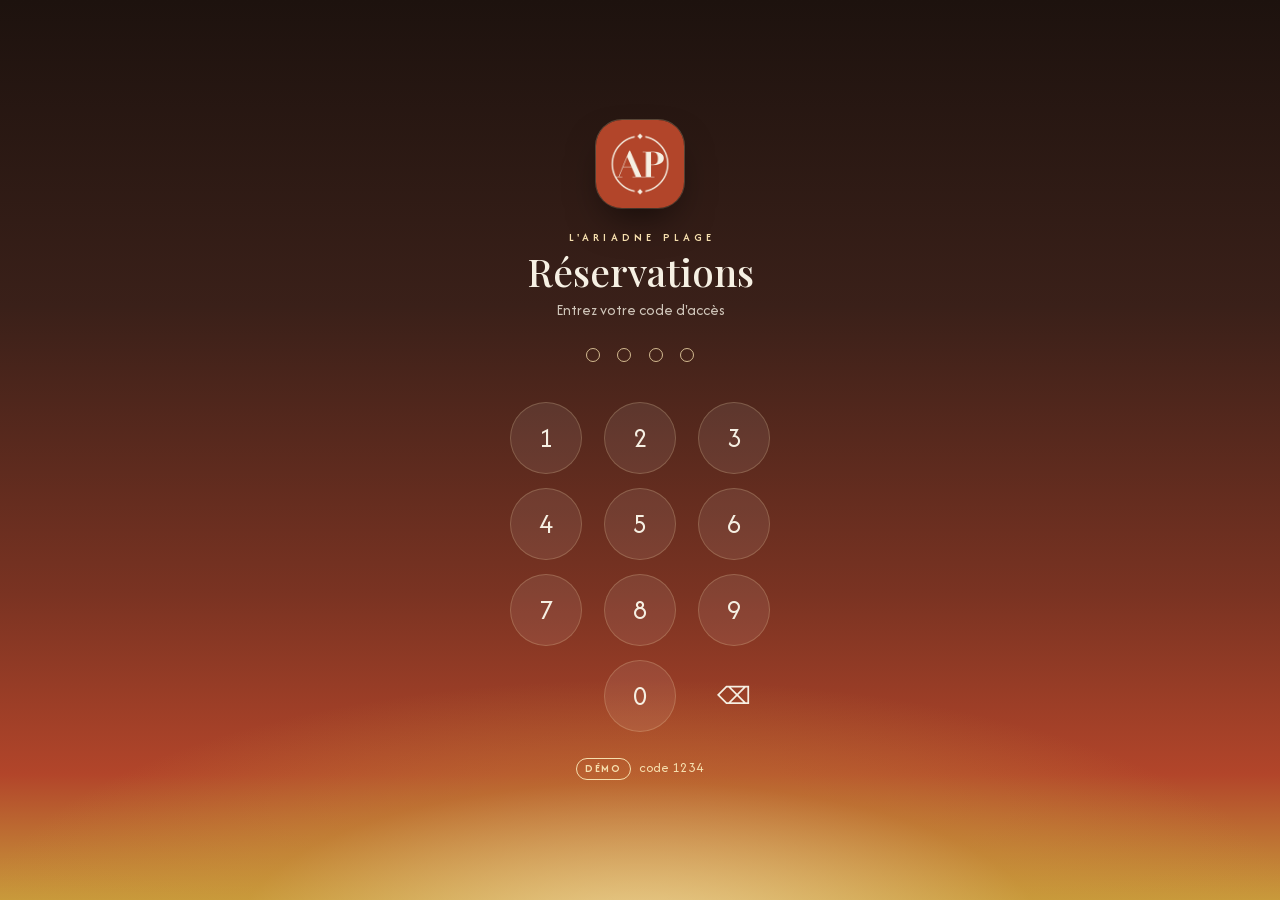
<file: app/index.html>
<!doctype html>
<html lang="fr">
<head>
  <meta charset="utf-8">
  <meta name="viewport" content="width=device-width, initial-scale=1, viewport-fit=cover">
  <title>Réservations · L'Ariadne Plage (démo)</title>
  <meta name="robots" content="noindex, nofollow">
  <meta name="theme-color" content="#2a1a14">
  <meta name="apple-mobile-web-app-capable" content="yes">
  <meta name="apple-mobile-web-app-status-bar-style" content="black-translucent">
  <meta name="apple-mobile-web-app-title" content="Ariadne Résa">
  <link rel="icon" href="icones/icone-192.png">
  <link rel="apple-touch-icon" href="icones/icone-180.png">
  <link rel="preload" href="../fonts/afacad-latin-var.woff2" as="font" type="font/woff2" crossorigin>
  <link rel="stylesheet" href="app.css">
</head>
<body>
  <!-- Application du restaurateur : DÉMONSTRATION. Données fictives ou saisies sur le site, gardées dans ce navigateur, jamais envoyées. -->

  <section class="lock" id="lock" aria-labelledby="lock-title">
    <div class="lock-inner">
      <img class="lock-logo" src="icones/icone-192.png" alt="" width="88" height="88">
      <p class="lock-kicker">L'Ariadne Plage</p>
      <h1 id="lock-title">Réservations</h1>
      <p class="lock-sub">Entrez votre code d'accès</p>
      <div class="dots" aria-hidden="true"><i></i><i></i><i></i><i></i></div>
      <p class="lock-msg" id="lock-msg" role="status" aria-live="assertive"></p>
      <div class="keypad" role="group" aria-label="Clavier du code">
        <button type="button" data-key="1">1</button><button type="button" data-key="2">2</button><button type="button" data-key="3">3</button>
        <button type="button" data-key="4">4</button><button type="button" data-key="5">5</button><button type="button" data-key="6">6</button>
        <button type="button" data-key="7">7</button><button type="button" data-key="8">8</button><button type="button" data-key="9">9</button>
        <span></span><button type="button" data-key="0">0</button><button type="button" data-key="del" aria-label="Effacer le dernier chiffre">⌫</button>
      </div>
      <p class="lock-hint"><span class="pill-demo">Démo</span> code 1234</p>
    </div>
  </section>

  <div class="app" id="app" hidden>
    <header class="top">
      <div class="top-row">
        <img class="top-logo" src="icones/icone-192.png" alt="" width="40" height="40">
        <div class="top-title">
          <p>L'Ariadne Plage</p>
          <h1>Réservations</h1>
        </div>
        <span class="live" title="Les réservations faites sur le site arrivent ici en direct"><i></i> En direct</span>
        <button class="icon-btn" type="button" id="lock-btn" aria-label="Verrouiller l'application">
          <svg viewBox="0 0 24 24" aria-hidden="true"><rect x="5" y="10.5" width="14" height="10" rx="2.5"/><path d="M8.5 10.5V7.8a3.5 3.5 0 0 1 7 0v2.7"/></svg>
        </button>
      </div>
      <p class="demo-strip"><strong>Démo</strong> · réservations d'exemple fictives · rien n'est envoyé</p>
      <div class="day-nav">
        <button class="icon-btn" type="button" data-day="-1" aria-label="Jour précédent">‹</button>
        <button class="day-pick" type="button" id="day-pick" aria-describedby="day-help">
          <span class="day-name" id="day-name"></span>
          <span class="day-date" id="day-date"></span>
        </button>
        <input class="sr-only" type="date" id="day-input" tabindex="-1" aria-hidden="true">
        <button class="icon-btn" type="button" data-day="1" aria-label="Jour suivant">›</button>
      </div>
      <p class="sr-only" id="day-help">Choisir un autre jour</p>
    </header>

    <main class="main">
      <div class="side">
        <section class="services" aria-label="Places en ligne par service" id="services"></section>

        <div class="card switch-card">
          <div>
            <p class="switch-title" id="online-label">Réservations en ligne ce jour</p>
            <p class="switch-sub" id="online-sub"></p>
          </div>
          <button class="switch" type="button" role="switch" id="online" aria-labelledby="online-label"><i></i></button>
        </div>

        <p class="totals" id="totals"></p>

        <section class="card settings" aria-labelledby="set-title">
          <h2 id="set-title">Réglages</h2>
          <div class="quota">
            <div>
              <p class="switch-title" id="quota-label">Places en ligne par service</p>
              <p class="switch-sub">Le reste de la salle est gardé pour les habitués et les clients sans réservation.</p>
            </div>
            <div class="stepper" role="group" aria-labelledby="quota-label">
              <button type="button" data-quota="-2" aria-label="2 places de moins">−</button>
              <output id="quota" aria-live="polite"></output>
              <button type="button" data-quota="2" aria-label="2 places de plus">+</button>
            </div>
          </div>
          <button class="link-btn" type="button" id="reset">Remettre la démo à zéro</button>
        </section>
      </div>

      <section class="list" aria-labelledby="list-title">
        <h2 class="sr-only" id="list-title">Réservations du jour</h2>
        <div id="list"></div>
      </section>
    </main>

    <p class="foot">Application de <strong>démonstration</strong>. Les réservations « Exemple fictif » sont inventées ; celles faites sur le site restent dans ce navigateur, rien n'est envoyé.</p>
  </div>

  <div class="toast" id="toast" role="status" aria-live="polite" hidden>
    <span class="toast-bell" aria-hidden="true"></span>
    <div class="toast-text">
      <strong>Nouvelle réservation</strong>
      <span id="toast-detail"></span>
    </div>
    <button type="button" class="toast-btn" id="toast-see">Voir</button>
  </div>

  <script src="../js/demo-store.js"></script>
  <script src="app.js"></script>
</body>
</html>
</file>
<file: css/style.css>
/* L'Ariadne Plage : maquette de démonstration. Couleurs reprises du logo et de la photo (crème, ocre, terracotta, brun). */
@font-face { font-family: "Afacad"; src: url("../fonts/afacad-latin-var.woff2") format("woff2"); font-weight: 400 700; font-display: swap; }
@font-face { font-family: "Playfair Display"; src: url("../fonts/playfair-500.woff2") format("woff2"); font-weight: 500; font-display: swap; }
@font-face { font-family: "Playfair Display"; src: url("../fonts/playfair-500-italic.woff2") format("woff2"); font-weight: 500; font-style: italic; font-display: swap; }

:root {
  --cream: #f6f0e3;
  --sand: #e6d8c3;
  --ochre: #c99a3b;
  --terra: #b2452a;
  --terra-dark: #8f3520;
  --brown: #623c30;
  --night: #2a1a14;
  --ink: #2b211c;
  --muted: #6b5a4e;
  --sea: #0f7482;
  --radius: 18px;
  --strip: 26px;
  --head: 68px;
  --ease: cubic-bezier(.2, .7, .2, 1);
}

*, *::before, *::after { box-sizing: border-box; }
html { scroll-behavior: smooth; scroll-padding-top: calc(var(--strip) + 58px); /* hauteur de l'en-tête réduit */ -webkit-text-size-adjust: 100%; }
body { margin: 0; font: 400 1.0625rem/1.6 "Afacad", system-ui, sans-serif; color: var(--ink); background: var(--cream); }
img { max-width: 100%; display: block; }
a { color: inherit; }
h1, h2, h3 { font-family: "Playfair Display", Georgia, serif; font-weight: 500; line-height: 1.12; margin: 0 0 .5em; text-wrap: balance; }
h1 em, h2 em { font-style: italic; color: var(--terra); }
h2 { font-size: clamp(1.9rem, 4.2vw, 3rem); }
p { margin: 0 0 1em; }
small { font-size: .8em; }
[hidden] { display: none !important; }
.sr-only { position: absolute; width: 1px; height: 1px; overflow: hidden; clip: rect(0 0 0 0); white-space: nowrap; }
:focus-visible { outline: 3px solid var(--sea); outline-offset: 3px; border-radius: 6px; }
/* Sur fonds sombres (photo, soirées, barres), contour crème */
.hero :focus-visible, .night :focus-visible, .mobile-bar :focus-visible, .footer :focus-visible,
.header:not(.scrolled) .brand:focus-visible, .header:not(.scrolled) .burger:focus-visible, .header:not(.scrolled) .header-call:focus-visible { outline-color: #f6dfae; }

.skip { position: absolute; left: 1rem; top: -4rem; z-index: 100; background: var(--night); color: var(--cream); padding: .6rem 1rem; border-radius: 8px; }
.skip:focus { top: calc(var(--strip) + .5rem); }

/* Mention démo, toujours visible */
.demo-strip { position: fixed; inset: 0 0 auto; z-index: 60; height: var(--strip); display: grid; place-items: center; font-size: .8rem; letter-spacing: .06em; text-transform: uppercase; background: var(--night); color: var(--sand); }

/* En-tête : transparent sur la photo, crème flouté au défilement */
.header { position: fixed; top: var(--strip); left: 0; right: 0; z-index: 50; height: var(--head); display: flex; align-items: center; gap: 1.5rem; padding: 0 clamp(1rem, 4vw, 3rem); color: #fff; transition: background .35s, color .35s, height .35s, box-shadow .35s; }
.header.scrolled { --head: 58px; height: 58px; background: rgba(246, 240, 227, .86); color: var(--ink); backdrop-filter: blur(12px) saturate(1.3); -webkit-backdrop-filter: blur(12px) saturate(1.3); box-shadow: 0 1px 0 rgba(98, 60, 48, .12); }
.header:not(.scrolled) { background: linear-gradient(180deg, rgba(20, 12, 8, .55), rgba(20, 12, 8, 0)); }
.header:not(.scrolled) .brand { text-shadow: 0 1px 3px rgba(0, 0, 0, .6); }
.brand { display: flex; align-items: center; gap: .65rem; text-decoration: none; font-family: "Playfair Display", serif; font-size: 1.3rem; white-space: nowrap; }
.brand img { width: 44px; height: 44px; border-radius: 50%; box-shadow: 0 2px 10px rgba(0, 0, 0, .25); }
.brand em { font-style: italic; }
.nav { display: flex; align-items: center; gap: 1.6rem; margin-left: auto; }
/* Langues FR / EN / IT : dans la barre sur ordinateur, en bas du menu déroulant sur téléphone */
.langs { display: flex; gap: 2px; padding: 2px; border: 1px solid rgba(255, 255, 255, .55); border-radius: 999px; }
.header.scrolled .langs { border-color: rgba(98, 60, 48, .3); }
.langs button { min-width: 38px; min-height: 36px; border: 0; border-radius: 999px; background: none; color: inherit; font: 600 .85rem/1 "Afacad", sans-serif; letter-spacing: .06em; cursor: pointer; transition: background .25s, color .25s; }
.langs button[aria-pressed="true"] { background: var(--terra); color: #fff; }
html:not(.js) .langs { display: none; } /* sans JavaScript, les boutons de langue ne feraient rien */
@media (hover: hover) { .langs button[aria-pressed="false"]:hover { background: rgba(178, 69, 42, .18); } }
.nav a { text-decoration: none; font-weight: 500; letter-spacing: .02em; position: relative; padding: .3rem 0; }
.nav a::after { content: ""; position: absolute; left: 0; right: 0; bottom: 0; height: 2px; background: var(--ochre); transform: scaleX(0); transform-origin: left; transition: transform .3s var(--ease); }
.nav a:hover::after, .nav a:focus-visible::after { transform: scaleX(1); }
.burger { display: none; }
@media (min-width: 1101px) {
  .header:not(.scrolled) .nav a { text-shadow: 0 1px 3px rgba(0, 0, 0, .6); }
  .header:not(.scrolled) .nav a:focus-visible, .header:not(.scrolled) .langs button:focus-visible { outline-color: #f6dfae; }
  .header:not(.scrolled) .langs button[aria-pressed="false"] { text-shadow: 0 1px 3px rgba(0, 0, 0, .6); }
}

.btn { display: inline-flex; align-items: center; justify-content: center; gap: .4rem; min-height: 48px; padding: .7rem 1.4rem; border-radius: 999px; font: 600 1rem/1 "Afacad", sans-serif; letter-spacing: .03em; text-decoration: none; border: 2px solid transparent; cursor: pointer; transition: transform .25s var(--ease), background .25s, color .25s, box-shadow .25s; }
.btn-sun { background: var(--terra); color: #fff; }
.btn-ghost { border-color: rgba(255, 255, 255, .85); color: #fff; }
.btn-dark { background: var(--night); color: var(--cream); }
@media (hover: hover) {
  .btn:hover { transform: translateY(-2px); box-shadow: 0 10px 24px rgba(42, 26, 20, .22); }
  .btn-sun:hover { background: var(--terra-dark); }
  .btn-ghost:hover { background: #fff; color: var(--night); }
}

/* Accueil */
.hero { position: relative; min-height: 100vh; min-height: 100svh; display: flex; align-items: flex-end; overflow: hidden; color: #fff; }
.hero picture, .hero-img { position: absolute; inset: 0; width: 100%; height: 100%; }
.hero-img { object-fit: cover; object-position: 50% 60%; animation: slowzoom 18s var(--ease) both; }
.hero::after { content: ""; position: absolute; inset: 0; background: linear-gradient(180deg, rgba(20, 12, 8, .6) 0%, rgba(20, 12, 8, 0) 24%, rgba(20, 12, 8, 0) 32%, rgba(20, 12, 8, .62) 50%, rgba(20, 12, 8, .88) 100%), linear-gradient(90deg, rgba(20, 12, 8, .6) 0%, rgba(20, 12, 8, 0) 65%); }
/* Vidéo de fond (Pixabay) : fondu à l'arrivée ; bouton pause obligatoire pour une animation de plus de 5 s */
.hero-video { position: absolute; inset: 0; width: 100%; height: 100%; object-fit: cover; opacity: 0; transition: opacity 1.4s ease; }
.has-video .hero-video { opacity: 1; }
.video-toggle { position: absolute; z-index: 2; top: calc(var(--strip) + var(--head) + 1rem); right: clamp(1rem, 4vw, 3rem); width: 44px; height: 44px; display: grid; place-items: center; padding: 0; border: 1px solid rgba(255, 255, 255, .65); border-radius: 50%; background: rgba(20, 12, 8, .5); color: #fff; cursor: pointer; -webkit-backdrop-filter: blur(6px); backdrop-filter: blur(6px); }
.video-toggle::before { content: ""; width: 12px; height: 14px; border-inline: 4px solid; box-sizing: border-box; }
.video-toggle.is-paused::before { width: 0; height: 0; border: 0; border-left: 13px solid; border-block: 8px solid transparent; margin-left: 4px; }
.hero-content { text-shadow: 0 1px 3px rgba(0, 0, 0, .6); }
.hero-content { position: relative; z-index: 1; width: min(100%, 1180px); margin: 0 auto; padding: 0 clamp(1.2rem, 5vw, 3rem) clamp(5.5rem, 12vh, 8rem); }
.kicker { font-size: .85rem; font-weight: 600; letter-spacing: .22em; text-transform: uppercase; color: #7a5512; margin-bottom: .8rem; }
.hero .kicker { color: #f3d79a; }
.hero h1 { font-size: clamp(2.6rem, 7.5vw, 5.6rem); max-width: 14ch; text-shadow: 0 1px 3px rgba(0, 0, 0, .6), 0 2px 30px rgba(0, 0, 0, .35); }
.hero .btn { text-shadow: none; }
.hero h1 em { color: #f6dfae; }
.hero-sub { font-size: clamp(1.05rem, 2vw, 1.3rem); letter-spacing: .08em; margin-bottom: 1.6rem; }
.hero-actions { display: flex; flex-wrap: wrap; gap: .8rem; }
.hero-content > * { animation: rise 1s var(--ease) both; }
.hero-content > :nth-child(2) { animation-delay: .12s; }
.hero-content > :nth-child(3) { animation-delay: .24s; }
.hero-content > :nth-child(4) { animation-delay: .36s; }
.season-badge { position: absolute; z-index: 1; right: clamp(1rem, 4vw, 3rem); bottom: clamp(1.4rem, 4vh, 2.4rem); margin: 0; display: flex; align-items: center; gap: .5rem; padding: .5rem 1rem; border-radius: 999px; background: rgba(246, 240, 227, .92); color: var(--ink); font-size: .92rem; }
.dot { flex: none; width: .6rem; height: .6rem; border-radius: 50%; background: var(--ochre); box-shadow: 0 0 0 0 rgba(201, 154, 59, .6); animation: pulse 2.4s infinite; }

/* Écran d'arrivée : le logo apparaît, puis le rideau se lève (fini avant 1,4 s) */
.loader { display: none; }
.js .loader { position: fixed; inset: 0; z-index: 200; display: grid; place-content: center; justify-items: center; gap: .7rem; background: radial-gradient(circle at 50% 42%, #5c2a1c, var(--night) 64%); color: var(--cream); cursor: pointer; animation: loader-out .5s cubic-bezier(.7, 0, .2, 1) .85s forwards; }
.loader-logo { width: clamp(170px, 46vw, 200px); height: auto; clip-path: circle(48.8%); /* coupe le liseré crème du JPG : aucun coin visible */ animation: logo-in .65s var(--ease) both; }
.loader-sub { font-size: .78rem; font-weight: 600; letter-spacing: .4em; margin-right: -.4em; text-transform: uppercase; color: #f6dfae; animation: rise .6s .3s var(--ease) both; }
@keyframes logo-in { from { opacity: 0; transform: scale(.86) rotate(-8deg); } }
@keyframes loader-out { to { clip-path: inset(0 0 100% 0); visibility: hidden; } }
@keyframes slowzoom { from { transform: scale(1.08); } to { transform: scale(1); } }
@keyframes rise { from { opacity: 0; transform: translateY(24px); } to { opacity: 1; transform: none; } }
@keyframes pulse { 70% { box-shadow: 0 0 0 10px rgba(201, 154, 59, 0); } 100% { box-shadow: 0 0 0 0 rgba(201, 154, 59, 0); } }

/* Intro */
.intro { width: min(100% - 2.4rem, 1100px); margin: clamp(4rem, 9vw, 7rem) auto; display: grid; grid-template-columns: auto 1fr; gap: 1.5rem 3rem; align-items: center; }
.intro-logo { width: 150px; height: 150px; border-radius: 50%; box-shadow: 0 12px 40px rgba(98, 60, 48, .25); }
.intro p { font-size: 1.2rem; color: var(--muted); max-width: 60ch; }
.facts { grid-column: 1 / -1; list-style: none; margin: 1.5rem 0 0; padding: 1.6rem 0 0; border-top: 1px solid rgba(98, 60, 48, .2); display: grid; grid-template-columns: repeat(4, 1fr); gap: 1.2rem; }
.facts strong { display: block; font-family: "Playfair Display", serif; font-weight: 500; font-size: clamp(1.5rem, 3vw, 2.1rem); color: var(--brown); line-height: 1.1; white-space: nowrap; }
.facts span { color: var(--muted); font-size: .98rem; }
.facts span span, .facts strong span { color: inherit; font-size: inherit; } /* compteurs animés */

/* La plage */
.split { width: min(100% - 2.4rem, 1180px); margin: 0 auto clamp(4rem, 9vw, 7rem); display: grid; grid-template-columns: 1.05fr 1fr; gap: clamp(2rem, 5vw, 4.5rem); align-items: center; }
.split-media { border-radius: var(--radius); overflow: hidden; aspect-ratio: 4 / 4.3; box-shadow: 0 30px 60px -25px rgba(98, 60, 48, .45); }
.split-media img { width: 100%; height: 100%; object-fit: cover; transition: transform 1.2s var(--ease); }
@media (hover: hover) { .split-media:hover img { transform: scale(1.04); } }
.split-text p { color: var(--muted); font-size: 1.12rem; }
.ticks { list-style: none; padding: 0; margin: 0 0 1.8rem; display: grid; gap: .55rem; }
.ticks li { padding-left: 1.9rem; position: relative; }
.ticks li::before { content: ""; position: absolute; left: 0; top: .35em; width: 1.05rem; height: 1.05rem; border-radius: 50%; border: 2px solid var(--terra); background: radial-gradient(circle, var(--terra) 0 30%, transparent 33%); }

/* La carte */
.menu-section { background: var(--sand); padding: clamp(4rem, 9vw, 7rem) 0; }
.menu-head { width: min(100% - 2.4rem, 1180px); margin: 0 auto 2rem; }
.menu-head p:last-child { color: var(--muted); font-size: 1.12rem; }
.tabs { width: min(100% - 2.4rem, 1180px); margin: 0 auto; }
.tablist { display: flex; gap: .5rem; overflow-x: auto; padding: .5rem .5rem 1rem; scrollbar-width: none; }
.tablist::-webkit-scrollbar { display: none; }
.tablist button { flex: none; min-height: 44px; padding: .55rem 1.2rem; border-radius: 999px; border: 1.5px solid rgba(98, 60, 48, .35); background: transparent; color: var(--brown); font: 600 1rem/1 "Afacad", sans-serif; cursor: pointer; transition: background .25s, color .25s, border-color .25s; }
.tablist button[aria-selected="true"] { background: var(--brown); border-color: var(--brown); color: var(--cream); }
@media (hover: hover) { .tablist button:hover { border-color: var(--brown); } }
.tab-body { display: grid; grid-template-columns: .9fr 1.1fr; gap: clamp(1.5rem, 4vw, 3.5rem); align-items: start; }
.panels { background: var(--cream); border-radius: var(--radius); padding: clamp(1.4rem, 3vw, 2.4rem); min-height: 100%; }
[role="tabpanel"] { animation: fade .45s var(--ease); }
[role="tabpanel"]:focus-visible { outline-offset: 8px; }
@keyframes fade { from { opacity: 0; transform: translateY(8px); } to { opacity: 1; transform: none; } }
.dishes { list-style: none; margin: 0; padding: 0; }
.dishes li { display: grid; gap: .25rem; padding: .9rem 0; border-bottom: 1px dashed rgba(98, 60, 48, .28); animation: fade .45s var(--ease) backwards; }
.dishes li:last-of-type { border-bottom: 0; }
.dish-top { display: flex; align-items: baseline; gap: 1rem; }
.dishes b { font-family: "Playfair Display", serif; font-weight: 500; font-size: 1.2rem; line-height: 1.25; }
.price { margin-left: auto; white-space: nowrap; font-weight: 700; color: var(--brown); font-variant-numeric: tabular-nums; }
.dish-desc { color: var(--muted); }
.allergens { font-size: .9rem; font-style: italic; color: var(--muted); }
.badge { font-style: normal; font-size: .78rem; font-weight: 700; letter-spacing: .08em; text-transform: uppercase; color: var(--terra-dark); margin-right: .3rem; }
.tags { display: flex; flex-wrap: wrap; gap: .35rem; margin-top: .2rem; }
.tag { padding: .12rem .6rem; border-radius: 999px; font-size: .8rem; font-weight: 600; }
.tag-mer { color: #0b5a65; background: rgba(15, 116, 130, .12); }
.tag-viande { color: var(--terra-dark); background: rgba(178, 69, 42, .1); }
.tag-vege { color: #355f29; background: rgba(59, 106, 46, .13); }
.tag-sg { color: #6e4c0f; background: rgba(201, 154, 59, .2); }
.no-match { margin: 0; padding: 1rem 0; color: var(--muted); font-style: italic; }
/* Filtres (pointillés, pour les distinguer des rubriques) : visibles seulement si le JS tourne */
.filters { display: none; }
.js .filters { display: flex; flex-wrap: wrap; gap: .5rem; padding: .5rem .5rem 0; }
.filters button { display: inline-flex; align-items: center; gap: .45rem; min-height: 44px; padding: .5rem 1rem; border: 1.5px dashed rgba(98, 60, 48, .5); border-radius: 999px; background: rgba(255, 255, 255, .45); color: var(--brown); font: 600 .95rem/1 "Afacad", sans-serif; cursor: pointer; transition: background .25s, color .25s, border-color .25s; }
.filters button::before { content: ""; width: .6rem; height: .6rem; border-radius: 50%; background: var(--brown); }
.filters [data-filter="mer"]::before { background: var(--sea); }
.filters [data-filter="viande"]::before { background: var(--terra); }
.filters [data-filter="vege"]::before { background: #4c8a3c; }
.filters [data-filter="sg"]::before { background: var(--ochre); }
.filters button[aria-pressed="true"] { border: 1.5px solid var(--brown); background: var(--brown); color: var(--cream); }
.filters button[aria-pressed="true"]::before { box-shadow: 0 0 0 2px var(--cream); }
@media (hover: hover) { .filters button[aria-pressed="false"]:hover { border-style: solid; } }
.filter-count { min-height: 1.6em; margin: .4rem .5rem 0; color: var(--muted); font-size: .95rem; }
.tablist .count { font-weight: 400; }
.menu-note { margin: 1.2rem 0 0; font-size: .92rem; color: var(--muted); font-style: italic; }

/* Emplacements de photos à fournir */
.placeholder { position: relative; display: grid; place-content: center; justify-items: center; gap: 1rem; text-align: center; padding: 2rem; border-radius: var(--radius); border: 2px dashed rgba(98, 60, 48, .35); color: var(--brown); background: repeating-linear-gradient(135deg, rgba(255, 255, 255, .35) 0 14px, rgba(255, 255, 255, 0) 14px 28px), var(--cream); }
.placeholder img { width: 90px; height: 90px; border-radius: 50%; opacity: .55; filter: saturate(.6); }
.placeholder span { font-weight: 600; letter-spacing: .02em; }
.placeholder small { font-weight: 400; }
.dish-photos { display: grid; grid-template-columns: 1fr 1fr; gap: .8rem; }
.dish-photo { position: relative; margin: 0; overflow: hidden; border-radius: var(--radius); background: var(--sand); }
.dish-photo.big { grid-column: 1 / -1; }
.dish-photo img { width: 100%; height: 100%; aspect-ratio: 1; object-fit: cover; }
.dish-photo.big img { aspect-ratio: 5 / 4; }
.dish-photo figcaption { position: absolute; inset: auto 0 0; display: flex; flex-wrap: wrap; align-items: baseline; justify-content: space-between; gap: 0 .6rem; padding: 2.2rem .9rem .7rem; background: linear-gradient(transparent, rgba(30, 18, 12, .82) 55%); color: var(--cream); font-weight: 600; line-height: 1.25; }
.dish-photo small { font-size: .78rem; font-weight: 400; opacity: .9; }
.dish-photos-note { grid-column: 1 / -1; margin: 0; font-size: .88rem; color: var(--muted); }

/* Soirées */
.night { background: radial-gradient(120% 90% at 85% 10%, #4a2a1f 0%, var(--night) 60%); color: var(--cream); padding: clamp(4rem, 9vw, 7rem) max(1.2rem, calc((100% - 1180px) / 2)); display: grid; grid-template-columns: 1.1fr .9fr; gap: clamp(2rem, 5vw, 4.5rem); align-items: center; }
.night h2 em { color: #f0c46e; }
.night .kicker { color: #e9b95a; }
.night p { color: #e8dccb; font-size: 1.12rem; }
.chips { list-style: none; padding: 0; margin: 1.4rem 0; display: flex; flex-wrap: wrap; gap: .5rem; }
.chips li { padding: .4rem 1rem; border-radius: 999px; border: 1px solid rgba(240, 196, 110, .5); color: #f6e3bd; }
.private a { color: #f0c46e; text-underline-offset: 3px; }
.night-photo { background: #3a241b; }
.night-photo img { aspect-ratio: 900 / 1012; }

/* Infos */
.infos { width: min(100% - 2.4rem, 1180px); margin: clamp(4rem, 9vw, 7rem) auto; }
.info-grid { display: grid; grid-template-columns: repeat(4, 1fr); gap: 1.2rem; }
.card { background: #fffaf0; border: 1px solid rgba(98, 60, 48, .14); border-radius: var(--radius); padding: 1.5rem; transition: transform .3s var(--ease), box-shadow .3s; }
@media (hover: hover) { .card:hover { transform: translateY(-4px); box-shadow: 0 18px 40px -20px rgba(98, 60, 48, .4); } }
.card h3 { font-size: 1.35rem; color: var(--brown); }
.muted { color: var(--muted); font-size: .95rem; }
.link, .tel { color: var(--terra); font-weight: 600; text-underline-offset: 3px; }
.tel { font-size: 1.25rem; white-space: nowrap; }
.socials { list-style: none; padding: 0; margin: 0 0 1rem; display: grid; gap: .4rem; }
.socials a { color: var(--terra); font-weight: 600; text-underline-offset: 3px; }

.footer { background: var(--night); color: var(--sand); text-align: center; padding: 3rem 1.2rem 3.5rem; }
.footer img { width: 72px; height: 72px; border-radius: 50%; margin: 0 auto 1rem; }
.footer a { color: #f0c46e; }
.demo-note { max-width: 60ch; margin: 1rem auto 0; font-size: .92rem; color: #cdbca6; }

.mobile-bar { display: none; }

/* Apparitions au défilement (seulement si le JS tourne) */
.js .reveal { opacity: 0; transform: translateY(28px); transition: opacity .9s var(--ease), transform .9s var(--ease); }
.js .reveal.in { opacity: 1; transform: none; }
/* Listes qui arrivent élément par élément (animation « backwards » : rien ne reste figé après, le survol des cartes marche) */
.js .stagger > * { opacity: 0; }
.js .stagger.in > * { opacity: 1; animation: rise .8s var(--ease) backwards; animation-delay: calc(var(--i, 0) * 90ms); }
/* Fin des titres soulignée d'un trait ocre qui se dessine */
.js h2 em { background: linear-gradient(var(--ochre), var(--ochre)) 0 100% / 0 2px no-repeat; -webkit-box-decoration-break: clone; box-decoration-break: clone; transition: background-size 1.1s .4s var(--ease); }
.js .in h2 em, .js h2.in em { background-size: 100% 2px; }
/* Parallaxe douce, calculée par le navigateur hors du fil principal (aucune saccade) ; ignorée par les anciens navigateurs */
@media (prefers-reduced-motion: no-preference) {
  @supports (animation-timeline: view()) {
    .split-media img { scale: 1.12; animation: drift linear both; animation-timeline: view(); }
    .hero-img { animation: slowzoom 18s var(--ease) both, hero-drift linear both; animation-timeline: auto, scroll(root); animation-range: normal, 0 100vh; }
    .hero-video { animation: hero-drift linear both; animation-timeline: scroll(root); animation-range: 0 100vh; }
  }
}
@keyframes drift { from { translate: 0 -5%; } to { translate: 0 5%; } }
@keyframes hero-drift { to { translate: 0 15%; } }

/* Tablette */
@media (max-width: 980px) {
  .info-grid { grid-template-columns: repeat(2, 1fr); }
  .facts { grid-template-columns: repeat(2, 1fr); }
}

/* Tablette et téléphone : menu dans un bouton ☰ (les 4 liens et les langues ne tiennent pas sur une ligne) */
@media (max-width: 1100px) {
  .burger { display: grid; place-content: center; gap: 6px; margin-left: auto; width: 48px; height: 48px; border: 0; border-radius: 50%; background: rgba(42, 26, 20, .35); color: inherit; cursor: pointer; }
  .header.scrolled .burger { background: rgba(98, 60, 48, .1); }
  .burger span { display: block; width: 22px; height: 2px; background: currentColor; transition: transform .3s var(--ease); }
  .burger[aria-expanded="true"] span:first-child { transform: translateY(4px) rotate(45deg); }
  .burger[aria-expanded="true"] span:last-child { transform: translateY(-4px) rotate(-45deg); }
  .nav { position: fixed; inset: calc(var(--strip) + var(--head)) 0 auto; flex-direction: column; align-items: stretch; gap: 0; padding: .5rem 1.2rem 1.2rem; background: var(--cream); color: var(--ink); box-shadow: 0 20px 30px -20px rgba(0, 0, 0, .3); transform: translateY(-8px); opacity: 0; visibility: hidden; transition: opacity .25s, transform .25s var(--ease), visibility .25s; }
  .nav.open { opacity: 1; visibility: visible; transform: none; }
  .nav a { padding: .9rem .2rem; font-size: 1.15rem; border-bottom: 1px solid rgba(98, 60, 48, .12); }
  .nav a::after { display: none; }
  .langs { align-self: flex-start; margin-top: 1rem; border-color: rgba(98, 60, 48, .3); }
  .langs button { min-width: 52px; min-height: 44px; font-size: .95rem; }
}

/* Téléphone */
@media (max-width: 760px) {
  :root { --head: 60px; --strip: 24px; }
  body { padding-bottom: 64px; }
  .demo-strip { font-size: .72rem; letter-spacing: .02em; padding-inline: .6rem; }
  .header { gap: .8rem; }
  .brand { font-size: 1.15rem; }
  .brand img { width: 38px; height: 38px; }
  .header-call { display: none; }
  .video-toggle { right: 1.2rem; }
  .hero { min-height: calc(100svh - 64px); }
  .hero::after { background: linear-gradient(180deg, rgba(20, 12, 8, .6) 0%, rgba(20, 12, 8, 0) 20%, rgba(20, 12, 8, .12) 32%, rgba(20, 12, 8, .72) 44%, rgba(20, 12, 8, .9) 72%); }
  .hero-img { object-position: 50% 50%; }
  .hero-content { padding-bottom: 5.5rem; }
  .hero .kicker { font-size: .74rem; letter-spacing: .14em; }
  .hero .btn { flex: 1 1 auto; }
  .season-badge { left: 1.2rem; right: 1.2rem; bottom: 1.1rem; justify-content: center; font-size: .85rem; }
  .intro { grid-template-columns: 1fr; text-align: center; justify-items: center; }
  .intro-logo { width: 110px; height: 110px; }
  .facts { text-align: left; width: 100%; }
  .split, .tab-body, .night { grid-template-columns: 1fr; }
  .filters button { min-height: 40px; padding: .4rem .85rem; font-size: .92rem; }
  .js .filters { gap: .4rem; }
  .tablist { flex-wrap: wrap; }
  .split-media { aspect-ratio: 4 / 3.4; }
  .dish-photos { order: 2; }
  .night-photo { width: min(100%, 460px); }
  .info-grid { grid-template-columns: 1fr; }
  .mobile-bar { display: grid; grid-template-columns: repeat(3, 1fr); position: fixed; left: 0; right: 0; bottom: 0; z-index: 55; height: 64px; padding-bottom: env(safe-area-inset-bottom); background: rgba(42, 26, 20, .94); backdrop-filter: blur(10px); -webkit-backdrop-filter: blur(10px); }
  .mobile-bar a { display: flex; align-items: center; justify-content: center; gap: .4rem; color: var(--cream); text-decoration: none; font-weight: 600; }
  .mobile-bar a:first-child { background: var(--terra); }
}

/* Accessibilité : animations réduites */
@media (prefers-reduced-motion: reduce) {
  html { scroll-behavior: auto; }
  *, *::before, *::after { animation-duration: .01ms !important; animation-delay: 0s !important; animation-iteration-count: 1 !important; transition-duration: .01ms !important; }
  .js .reveal, .js .stagger > * { opacity: 1; transform: none; }
  .js .loader { display: none; }
}
</file>
<file: css/booking.css>
/* Réservation (démo), reprise du Lamparo aux couleurs de l'Ariadne : plein écran sur téléphone, panneau centré sur ordinateur */
.booking { --surface: #fffaf0; --bg: var(--cream); --text: var(--ink); --line: rgba(98, 60, 48, .22); --err: #b3261e; --tint: rgba(178, 69, 42, .1); width: 100%; height: 100%; max-width: none; max-height: none; margin: 0; padding: 0; border: 0; background: var(--surface); color: var(--text); overscroll-behavior: contain; }
.booking[open] { animation: sheet-in .45s var(--ease); }
.booking::backdrop { background: rgba(42, 26, 20, .72); -webkit-backdrop-filter: blur(6px); backdrop-filter: blur(6px); }
@keyframes sheet-in { from { opacity: 0; transform: translateY(40px); } }
.bk { display: grid; grid-template-rows: auto 1fr auto; height: 100%; }
.bk .small { font-size: .88rem; color: var(--muted); }
.bk-head { position: relative; padding: 1.2rem 1.25rem .9rem; border-bottom: 1px solid var(--line); background: linear-gradient(180deg, rgba(201, 154, 59, .16), transparent); }
.bk-head .kicker { margin: 0 0 .3rem; font-size: .75rem; }
.bk-head h2 { font-size: clamp(1.7rem, 6vw, 2.3rem); margin: 0 3rem .6rem 0; }
.bk-demo { margin: 0 0 .9rem; padding: .5rem .8rem; border: 1px dashed var(--terra); border-radius: 10px; background: var(--tint); font-size: .9rem; line-height: 1.45; }
.bk-close { position: absolute; top: 1rem; right: 1rem; width: 44px; height: 44px; display: grid; place-items: center; padding: 0 0 .1em; border: 1px solid var(--line); border-radius: 50%; background: var(--surface); color: var(--text); font: 300 1.8rem/1 "Afacad", sans-serif; cursor: pointer; transition: background .25s, color .25s, border-color .25s, transform .35s var(--ease); }
.bk-close:hover { background: var(--terra); border-color: var(--terra); color: #fff; transform: rotate(90deg); }
.bk-steps { list-style: none; margin: 0; padding: 0; display: flex; gap: .4rem; counter-reset: s; font-size: .82rem; font-weight: 600; color: var(--muted); }
.bk-steps li { flex: 1; counter-increment: s; padding-top: .55rem; border-top: 3px solid var(--line); transition: border-color .4s, color .4s; }
.bk-steps li::before { content: counter(s) ". "; }
.bk-steps li.done, .bk-steps li[aria-current], .is-done .bk-steps li { border-color: var(--terra); color: var(--text); }
.bk-body { overflow-y: auto; padding: 1.4rem 1.25rem 1.6rem; }
.bk-step h3 { font-size: 1.5rem; margin-bottom: 1rem; }
.bk-step h3:focus { outline: none; box-shadow: none; }
.js .bk-step:not([hidden]) { animation: rise .45s var(--ease) both; }
.bk-cols { display: grid; gap: 1.6rem; }
.bk-field { margin: 0 0 1.3rem; padding: 0; border: 0; min-width: 0; }
.bk-field legend, .bk-label { display: block; padding: 0; margin: 0 0 .5rem; font-size: .82rem; font-weight: 600; letter-spacing: .1em; text-transform: uppercase; color: var(--muted); }
.bk-field .small { margin: .5rem 0 0; }
.bk-field .pills + .bk-label { margin-top: 1rem; }
.bk-err { margin: .45rem 0 0; color: var(--err); font-size: .92rem; font-weight: 500; }
.bk-err::before { content: "! "; font-weight: 700; }

/* Calendrier */
.cal-head { display: flex; align-items: center; justify-content: space-between; margin-bottom: .6rem; }
.cal-month { margin: 0; font: 500 1.25rem/1.2 "Playfair Display", Georgia, serif; font-variant-numeric: lining-nums; }
.cal-month::first-letter { text-transform: uppercase; }
.cal-nav { width: 44px; height: 44px; border: 1px solid var(--line); border-radius: 50%; background: none; color: var(--text); font: 300 1.6rem/1 "Afacad", sans-serif; cursor: pointer; transition: border-color .25s, background .25s; }
.cal-nav:hover:not(:disabled) { border-color: var(--terra); background: var(--tint); }
.cal-nav:disabled { opacity: .3; cursor: default; }
.cal-grid { display: grid; grid-template-columns: repeat(7, 1fr); gap: 4px; text-align: center; }
.cal-wd { padding: .3rem 0; font-size: .75rem; font-weight: 600; color: var(--muted); text-transform: uppercase; }
.cal-day { aspect-ratio: 1; min-height: 40px; display: grid; place-items: center; padding: 0; border: 1px solid transparent; border-radius: 50%; background: none; color: var(--text); font: 500 1rem/1 "Afacad", sans-serif; font-variant-numeric: tabular-nums; cursor: pointer; transition: background .25s, color .25s, border-color .25s, transform .25s var(--ease); }
.cal-day:hover:not(:disabled) { border-color: var(--terra); transform: scale(1.06); }
.cal-day[aria-current] { border-color: var(--ochre); font-weight: 700; }
.cal-day[aria-pressed="true"] { background: var(--terra); border-color: var(--terra); color: #fff; font-weight: 700; box-shadow: 0 6px 16px -6px rgba(178, 69, 42, .8); }
.cal-day:disabled { color: var(--muted); opacity: .4; cursor: default; }
.cal-day:focus-visible { outline-offset: 1px; }
.bk-season { margin: .8rem 0 0; }

/* Pastilles (service, heures, demandes) */
.pills { display: flex; flex-wrap: wrap; gap: .5rem; }
.pill { position: relative; cursor: pointer; }
.pill input { position: absolute; inset: 0; width: 100%; height: 100%; opacity: 0; margin: 0; cursor: inherit; }
.pill span { display: inline-flex; align-items: center; justify-content: center; min-height: 44px; padding: .55rem 1.05rem; border: 1px solid var(--line); border-radius: 999px; font-size: .98rem; font-weight: 500; font-variant-numeric: tabular-nums; transition: background .25s, color .25s, border-color .25s; }
.pill:hover input:not(:disabled) + span { border-color: var(--terra); }
.pill input:checked + span { background: var(--terra); border-color: var(--terra); color: #fff; font-weight: 600; }
.pill input[type="checkbox"]:checked + span::before { content: "✓"; margin-right: .4rem; }
.pill input:focus-visible + span { outline: 3px solid var(--sea); outline-offset: 3px; }
.pill input:disabled + span { opacity: .4; text-decoration: line-through; }
.pill:has(input:disabled) { cursor: default; }
.slots .pill span { min-width: 5.4rem; }

/* Nombre de personnes */
.stepper { display: inline-flex; align-items: center; gap: .3rem; padding: 4px; border: 1px solid var(--line); border-radius: 999px; }
.stepper button { width: 44px; height: 44px; border: 0; border-radius: 50%; background: rgba(178, 69, 42, .14); color: var(--text); font: 400 1.4rem/1 "Afacad", sans-serif; cursor: pointer; transition: background .25s, color .25s, transform .2s; }
.stepper button:hover { background: var(--terra); color: #fff; }
.stepper button:active { transform: scale(.92); }
.stepper input { width: 3rem; border: 0; background: none; color: var(--text); text-align: center; font: 500 1.4rem "Playfair Display", Georgia, serif; font-variant-numeric: lining-nums; -moz-appearance: textfield; appearance: textfield; }
.stepper input::-webkit-inner-spin-button, .stepper input::-webkit-outer-spin-button { -webkit-appearance: none; margin: 0; }

/* Champs */
.bk-fields { display: grid; gap: 0 1rem; }
.bk-fields input, .bk textarea { width: 100%; min-height: 48px; padding: .75rem 1rem; border: 1px solid rgba(98, 60, 48, .4); border-radius: 12px; background: var(--bg); color: var(--text); font: 400 1.0625rem/1.4 "Afacad", sans-serif; transition: border-color .25s, box-shadow .25s; }
.bk textarea { display: block; resize: vertical; min-height: 90px; }
.bk-fields input:focus, .bk textarea:focus { outline: none; border-color: var(--sea); box-shadow: 0 0 0 3px rgba(15, 116, 130, .35); }
.bk-fields input[aria-invalid] { border-color: var(--err); }

/* Récapitulatif */
.recap { display: grid; gap: 1rem; }
.recap-group { padding: 1.1rem 1.2rem; border: 1px solid var(--line); border-radius: var(--radius); background: var(--bg); }
.recap-head { display: flex; align-items: center; justify-content: space-between; gap: 1rem; margin-bottom: .6rem; }
.recap-head h4 { margin: 0; font: 500 1.15rem "Playfair Display", Georgia, serif; }
.recap-edit { min-height: 44px; padding: 0 .4rem; border: 0; background: none; color: var(--terra); font: 600 .95rem "Afacad", sans-serif; text-decoration: underline; text-underline-offset: 3px; cursor: pointer; }
.recap dl { display: grid; grid-template-columns: auto 1fr; gap: .45rem 1rem; margin: 0; }
.recap dt { color: var(--muted); font-size: .92rem; }
.recap dd { margin: 0; font-weight: 500; overflow-wrap: anywhere; }

/* Minimum par personne, acompte et places en ligne */
.bk-min { position: relative; margin: -.2rem 0 1.4rem; padding: .8rem 1rem .8rem 2.9rem; border-radius: 14px; background: linear-gradient(100deg, rgba(201, 154, 59, .2), rgba(201, 154, 59, .06)); box-shadow: inset 3px 0 0 var(--ochre); font-size: .97rem; line-height: 1.45; }
.bk-min::before { content: ""; position: absolute; left: 1rem; top: .85rem; width: 22px; height: 22px; border-radius: 50%; background: radial-gradient(circle, var(--ochre) 38%, transparent 40%), repeating-conic-gradient(var(--ochre) 0 6deg, transparent 6deg 30deg); -webkit-mask: radial-gradient(circle, #000 64%, transparent 66%); mask: radial-gradient(circle, #000 64%, transparent 66%); }
.stepper { flex-wrap: wrap; }
.bk-total { padding: 0 .9rem 0 .5rem; font: 500 1.05rem "Playfair Display", Georgia, serif; font-variant-numeric: lining-nums; color: var(--terra-dark); }
.bk-avail { margin: .8rem 0 0; padding: .7rem .95rem; border-radius: 12px; background: rgba(15, 116, 130, .08); color: var(--ink); font-size: .95rem; line-height: 1.45; animation: rise .4s var(--ease) both; }
.bk-avail.is-full { background: var(--tint); box-shadow: inset 3px 0 0 var(--terra); }
.bk-avail a { color: var(--terra-dark); font-weight: 600; white-space: nowrap; }
.bk-avail:focus { outline: 3px solid var(--sea); outline-offset: 2px; }
.recap-pay { background: linear-gradient(120deg, rgba(201, 154, 59, .18), var(--bg)); border-color: rgba(201, 154, 59, .5); }
.recap-pay dd:last-child { font: 500 1.35rem "Playfair Display", Georgia, serif; font-variant-numeric: lining-nums; color: var(--terra-dark); }

/* Paiement de démonstration, façon Stripe */
.pay-sum { display: flex; align-items: baseline; justify-content: space-between; gap: 1rem; margin-bottom: 1.4rem; padding: 1.1rem 1.25rem; border-radius: var(--radius); background: linear-gradient(120deg, var(--brown), var(--night)); color: var(--cream); box-shadow: 0 18px 40px -22px rgba(42, 26, 20, .9); }
.pay-sum span { font-size: .95rem; opacity: .85; }
.pay-sum strong { font: 500 clamp(1.9rem, 7vw, 2.4rem)/1 "Playfair Display", Georgia, serif; font-variant-numeric: lining-nums; color: #f6dfae; }
.pay-terms { list-style: none; margin: 0 0 1.5rem; padding: 0; display: grid; gap: .55rem; font-size: .98rem; line-height: 1.45; }
.pay-terms li { position: relative; padding-left: 1.7rem; }
.pay-terms li::before { content: ""; position: absolute; left: .15rem; top: .35rem; width: .55rem; height: .9rem; border: solid var(--sea); border-width: 0 2.5px 2.5px 0; transform: rotate(45deg); }
.pay-card { margin: 0; padding: 0; border: 1px solid rgba(98, 60, 48, .28); border-radius: 14px; background: #fff; box-shadow: 0 1px 2px rgba(42, 26, 20, .06), 0 12px 30px -18px rgba(42, 26, 20, .45); overflow: hidden; transition: box-shadow .25s, border-color .25s; }
.pay-card:focus-within { border-color: var(--sea); box-shadow: 0 0 0 3px rgba(15, 116, 130, .25), 0 12px 30px -18px rgba(42, 26, 20, .45); }
.pay-card-head { float: left; width: 100%; display: flex; align-items: center; justify-content: space-between; padding: .7rem 1rem; border-bottom: 1px solid rgba(98, 60, 48, .14); background: #fbf8f2; font-size: .82rem; font-weight: 600; letter-spacing: .1em; text-transform: uppercase; color: var(--muted); }
.pay-card-head + * { clear: both; }
.pay-brands { display: flex; gap: .3rem; }
.pay-brands i { padding: .15rem .4rem; border: 1px solid rgba(98, 60, 48, .25); border-radius: 4px; font: italic 700 .68rem/1.2 system-ui, sans-serif; letter-spacing: .02em; color: #1a1f71; background: #fff; }
.pay-brands i:nth-child(2) { color: #eb001b; }
.pay-brands i:nth-child(3) { color: #0b6e4f; }
.pay-card input { display: block; width: 100%; min-height: 52px; padding: .8rem 1rem; border: 0; background: none; color: var(--ink); font: 500 1.0625rem/1.3 "Afacad", sans-serif; font-variant-numeric: tabular-nums; letter-spacing: .04em; }
.pay-card input:focus { outline: none; background: rgba(15, 116, 130, .05); }
.pay-card input[aria-invalid] { color: var(--err); background: rgba(179, 38, 30, .05); }
.pay-card input::placeholder { color: #a39488; }
.pay-num { padding-left: 3.1rem !important; background: url("data:image/svg+xml,%3Csvg xmlns='http://www.w3.org/2000/svg' viewBox='0 0 24 24' fill='none' stroke='%236b5a4e' stroke-width='1.6'%3E%3Crect x='2.5' y='5' width='19' height='14' rx='2.5'/%3E%3Cpath d='M2.5 9.5h19M6 15h4'/%3E%3C/svg%3E") 1rem 50% / 22px no-repeat !important; }
.pay-row { display: grid; grid-template-columns: 1fr 1fr; border-top: 1px solid rgba(98, 60, 48, .14); }
.pay-row input + label + input { border-left: 1px solid rgba(98, 60, 48, .14); }
.pay-test { margin: .7rem 0 1.2rem; font-size: .88rem; color: var(--muted); }
.pay-test .recap-edit { min-height: 36px; padding: 0; font-size: .88rem; }
.pay-accept { display: flex; gap: .7rem; align-items: flex-start; padding: .9rem 1rem; border: 1px solid var(--line); border-radius: 12px; background: var(--bg); font-weight: 500; cursor: pointer; }
.pay-accept input { flex: none; width: 22px; height: 22px; margin: .1rem 0 0; accent-color: var(--terra); cursor: pointer; }
.pay-demo { margin-top: 1.2rem; }
.btn.is-busy { gap: .6rem; cursor: progress; opacity: .92; }
.btn.is-busy::before { content: ""; width: 1em; height: 1em; border: 2px solid rgba(255, 255, 255, .35); border-top-color: #fff; border-radius: 50%; animation: spin .8s linear infinite; }
@keyframes spin { to { transform: rotate(1turn); } }

/* Confirmation : un soleil se lève et la coche se dessine */
.bk-done { text-align: center; padding-top: 1rem; }
.bk-check { width: 96px; height: 96px; margin: 0 auto 1.2rem; display: block; fill: none; stroke: var(--terra); stroke-linecap: round; stroke-linejoin: round; filter: drop-shadow(0 0 16px rgba(201, 154, 59, .6)); animation: sun-up 1s ease-out both; }
.bk-check circle { stroke-width: 3; stroke-dasharray: 183; stroke-dashoffset: 183; animation: draw .8s .15s ease-out forwards; }
.bk-check path { stroke-width: 4.5; stroke-dasharray: 42; stroke-dashoffset: 42; animation: draw .5s .8s ease-out forwards; }
@keyframes draw { to { stroke-dashoffset: 0; } }
@keyframes sun-up { from { opacity: 0; transform: translateY(24px) scale(.6); } }
.bk-done h3 { font-size: clamp(1.8rem, 6vw, 2.4rem); }
.bk-done-text { font: italic 500 1.2rem/1.45 "Playfair Display", Georgia, serif; font-variant-numeric: lining-nums; margin: 0 auto 1.4rem; max-width: 30rem; }
.bk-done-text, .bk-done .bk-demo { animation: rise .7s 1s var(--ease) both; }
.bk-done .bk-demo { max-width: 34rem; margin-inline: auto; text-align: left; }

/* Pied de la fenêtre */
.bk-foot { display: flex; flex-wrap: wrap; align-items: center; justify-content: space-between; gap: .6rem 1rem; padding: .85rem 1.25rem calc(.85rem + env(safe-area-inset-bottom)); border-top: 1px solid var(--line); background: var(--surface); }
.bk-call { font-size: .95rem; color: var(--muted); text-underline-offset: 3px; }
.bk-call:hover { color: var(--terra); }
.bk-actions { display: flex; gap: .6rem; margin-left: auto; }
.bk-actions [hidden] { display: none; }
.btn-line { border-color: rgba(98, 60, 48, .45); background: none; color: var(--brown); }
@media (hover: hover) { .btn-line:hover { background: var(--brown); color: var(--cream); } }
html:has(dialog[open]) { overflow: hidden; }

/* petit écran : en-tête de fenêtre plus compact pour laisser la place au calendrier */
@media (max-width: 719px) {
  .bk-head .kicker { display: none; }
  .bk-head { padding-top: 1rem; }
  .bk-head h2 { margin-top: .3rem; }
  .bk-demo { font-size: .85rem; padding: .4rem .7rem; margin-bottom: .7rem; }
  .bk-foot { padding-top: .6rem; }
  .bk-call { width: 100%; text-align: center; font-size: .88rem; }
  .bk-actions { width: 100%; justify-content: flex-end; }
  .bk-steps { gap: .3rem; font-size: .72rem; letter-spacing: -.01em; }
}
@media (min-width: 720px) {
  .booking { width: min(820px, 94vw); height: min(860px, 92dvh); margin: auto; border-radius: 22px; box-shadow: 0 40px 100px -30px rgba(0, 0, 0, .6); }
  .bk-head { padding: 1.6rem 2rem 1rem; }
  .bk-close { top: 1.4rem; right: 1.4rem; }
  .bk-body { padding: 1.8rem 2rem 2rem; }
  .bk-foot { padding: 1rem 2rem; }
  .bk-cols { grid-template-columns: 1.1fr 1fr; gap: 2.4rem; }
  .bk-fields { grid-template-columns: 1fr 1fr; }
  .bk-wide { grid-column: 1 / -1; }
}

@media (prefers-reduced-motion: reduce) {
  .bk-check circle, .bk-check path { stroke-dashoffset: 0; }
  .btn.is-busy::before { animation-duration: 2.4s; }
}
</file>
<file: app/app.css>
/* Appli du restaurateur (démo) : mêmes couleurs et polices que le site de L'Ariadne, pensée pour le téléphone d'abord */
@font-face { font-family: "Afacad"; src: url("../fonts/afacad-latin-var.woff2") format("woff2"); font-weight: 400 700; font-display: swap; }
@font-face { font-family: "Playfair Display"; src: url("../fonts/playfair-500.woff2") format("woff2"); font-weight: 500; font-display: swap; }
@font-face { font-family: "Playfair Display"; src: url("../fonts/playfair-500-italic.woff2") format("woff2"); font-weight: 500; font-style: italic; font-display: swap; }
@property --p { syntax: "<number>"; inherits: true; initial-value: 0; }

:root {
  --cream: #f6f0e3; --paper: #fffaf0; --sand: #e6d8c3; --ochre: #c99a3b; --gold: #f6dfae;
  --terra: #b2452a; --terra-dark: #8f3520; --brown: #623c30; --night: #2a1a14; --ink: #2b211c; --muted: #6b5a4e;
  --sea: #0f7482; --sea-dark: #0b5964;
  --line: rgba(98, 60, 48, .14);
  --shadow: 0 1px 2px rgba(42, 26, 20, .05), 0 14px 34px -22px rgba(42, 26, 20, .45);
  --ease: cubic-bezier(.2, .7, .2, 1);
  --serif: "Playfair Display", Georgia, serif;
}
*, *::before, *::after { box-sizing: border-box; }
html { -webkit-text-size-adjust: 100%; -webkit-tap-highlight-color: transparent; }
body { margin: 0; min-height: 100dvh; font: 400 1rem/1.5 "Afacad", system-ui, sans-serif; color: var(--ink); background: var(--cream); }
h1, h2, h3, p { margin: 0; }
button { font: inherit; color: inherit; }
[hidden] { display: none !important; }
.sr-only { position: absolute; width: 1px; height: 1px; overflow: hidden; clip: rect(0 0 0 0); white-space: nowrap; }
:focus-visible { outline: 3px solid var(--sea); outline-offset: 3px; border-radius: 8px; }
.lock :focus-visible, .top :focus-visible, .toast :focus-visible { outline-color: var(--gold); }

/* ---------- Écran du code : coucher de soleil sur la baie ---------- */
.lock { position: fixed; inset: 0; z-index: 10; display: grid; place-items: center; overflow: auto; padding: calc(1.5rem + env(safe-area-inset-top)) 1.5rem calc(1.5rem + env(safe-area-inset-bottom));
  color: var(--cream); text-align: center;
  background: radial-gradient(70% 38% at 50% 104%, rgba(246, 223, 174, .75), rgba(201, 154, 59, .35) 45%, transparent 75%),
              linear-gradient(180deg, #1d120e 0%, #3a2019 34%, #7a3322 66%, #b2452a 86%, #c99a3b 100%); }
.lock-inner { width: min(100%, 340px); display: grid; justify-items: center; animation: rise .8s var(--ease) both; }
.lock-logo { width: 88px; height: 88px; border-radius: 26px; box-shadow: 0 18px 40px -14px rgba(0, 0, 0, .7), 0 0 0 1px rgba(246, 223, 174, .25); }
.lock-kicker { margin-top: 1.3rem; font-size: .75rem; font-weight: 600; letter-spacing: .35em; margin-right: -.35em; text-transform: uppercase; color: var(--gold); }
.lock h1 { margin-top: .2rem; font: 500 2.4rem/1.1 var(--serif); }
.lock-sub { margin-top: .4rem; opacity: .8; }
.dots { display: flex; gap: 1.1rem; margin: 1.6rem 0 .4rem; }
.dots i { width: 14px; height: 14px; border-radius: 50%; border: 1.5px solid rgba(246, 223, 174, .8); transition: background .2s, transform .25s var(--ease); }
.dots i.on { background: var(--gold); transform: scale(1.12); }
.lock-msg { min-height: 1.5em; font-weight: 600; color: #ffd9c9; }
.shake .dots { animation: shake .45s; }
.keypad { display: grid; grid-template-columns: repeat(3, 72px); gap: 14px 22px; margin-top: .6rem; }
.keypad button { width: 72px; height: 72px; border-radius: 50%; border: 1px solid rgba(246, 223, 174, .22); background: rgba(255, 255, 255, .08); -webkit-backdrop-filter: blur(8px); backdrop-filter: blur(8px);
  font: 400 1.75rem/1 "Afacad", sans-serif; color: var(--cream); cursor: pointer; transition: background .2s, transform .15s; }
.keypad button:active { background: rgba(246, 223, 174, .3); transform: scale(.94); }
@media (hover: hover) { .keypad button:hover { background: rgba(255, 255, 255, .16); } }
.keypad [data-key="del"] { border-color: transparent; background: none; font-size: 1.5rem; }
.lock-hint { margin-top: 1.6rem; font-size: .9rem; color: var(--gold); }
.pill-demo { display: inline-block; margin-right: .35rem; padding: .1rem .55rem; border: 1px solid currentColor; border-radius: 999px; font-size: .72rem; font-weight: 700; letter-spacing: .12em; text-transform: uppercase; }
.lock.is-open { animation: open .55s var(--ease) forwards; }

/* ---------- En-tête ---------- */
.top { position: sticky; top: 0; z-index: 5; padding: calc(.8rem + env(safe-area-inset-top)) max(1rem, env(safe-area-inset-right)) .9rem max(1rem, env(safe-area-inset-left)); color: var(--cream);
  background: radial-gradient(90% 160% at 100% -40%, rgba(178, 69, 42, .75), transparent 60%), linear-gradient(160deg, #3b241b, var(--night)); box-shadow: 0 10px 30px -18px rgba(0, 0, 0, .8); }
.top-row { display: flex; align-items: center; gap: .75rem; }
.top-logo { width: 40px; height: 40px; border-radius: 12px; }
.top-title { flex: 1; min-width: 0; }
.top-title p { font-size: .68rem; font-weight: 600; letter-spacing: .28em; text-transform: uppercase; color: var(--gold); }
.top-title h1 { font: 500 1.35rem/1.15 var(--serif); }
.live { display: inline-flex; align-items: center; gap: .4rem; padding: .25rem .6rem; border-radius: 999px; background: rgba(15, 116, 130, .28); font-size: .78rem; font-weight: 600; white-space: nowrap; }
.live i { width: 8px; height: 8px; border-radius: 50%; background: #5fd3c4; box-shadow: 0 0 0 0 rgba(95, 211, 196, .7); animation: beat 2s infinite; }
.icon-btn { flex: none; width: 44px; height: 44px; display: grid; place-items: center; border: 1px solid rgba(246, 223, 174, .25); border-radius: 50%; background: rgba(255, 255, 255, .06); color: var(--cream); font-size: 1.6rem; line-height: 1; cursor: pointer; transition: background .2s; }
.icon-btn:hover { background: rgba(255, 255, 255, .14); }
.icon-btn svg { width: 20px; height: 20px; fill: none; stroke: currentColor; stroke-width: 1.7; }
.demo-strip { margin: .7rem 0 0; font-size: .78rem; color: rgba(246, 240, 227, .72); }
.demo-strip strong { color: var(--gold); letter-spacing: .08em; text-transform: uppercase; }
.day-nav { display: flex; align-items: center; gap: .6rem; margin-top: .75rem; }
.day-pick { flex: 1; display: grid; justify-items: center; padding: .35rem .5rem; border: 0; border-radius: 14px; background: none; color: var(--cream); cursor: pointer; transition: background .2s; }
.day-pick:hover { background: rgba(255, 255, 255, .08); }
.day-name { font: 500 1.45rem/1.15 var(--serif); }
.day-date { font-size: .88rem; opacity: .75; }
.day-date::after { content: " ▾"; font-size: .75em; }

/* ---------- Contenu ---------- */
.main { display: grid; gap: 1rem; padding: 1rem max(1rem, env(safe-area-inset-right)) 1.5rem max(1rem, env(safe-area-inset-left)); }
.side { display: contents; } /* téléphone : la liste passe avant les réglages */
.list { order: 1; }
.settings { order: 2; }
.card { padding: 1rem 1.1rem; border: 1px solid var(--line); border-radius: 18px; background: var(--paper); box-shadow: var(--shadow); }

/* Compteurs par service : anneau qui se remplit */
.services { display: grid; grid-template-columns: 1fr 1fr; gap: .75rem; }
.svc { display: grid; justify-items: center; gap: .55rem; padding: 1rem .6rem .9rem; border: 1px solid var(--line); border-radius: 18px; background: var(--paper); box-shadow: var(--shadow); text-align: center; }
.ring { --c: var(--sea); width: 96px; height: 96px; display: grid; place-content: center; border-radius: 50%; line-height: 1;
  background: radial-gradient(closest-side, var(--paper) 80%, transparent 81%), conic-gradient(var(--c) calc(var(--p) * 1turn), rgba(98, 60, 48, .1) 0); transition: --p .8s var(--ease); }
.services.intro .ring { animation: fill 1.2s var(--ease) both; }
.ring strong { font: 500 1.9rem/1 var(--serif); font-variant-numeric: lining-nums; }
.ring span { margin-top: .15rem; font-size: .82rem; color: var(--muted); }
.svc-name { font: 500 1.15rem/1.1 var(--serif); }
.svc-hours { font-size: .8rem; color: var(--muted); }
.svc-state { margin-top: .2rem; font-size: .85rem; font-weight: 600; color: var(--sea-dark); }
.svc.is-full .ring { --c: var(--terra); }
.svc.is-full .svc-state { color: var(--terra-dark); }

/* Interrupteur « réservations en ligne ce jour » */
.switch-card, .quota { display: flex; align-items: center; justify-content: space-between; gap: 1rem; }
.switch-title { font-weight: 600; }
.switch-sub { margin-top: .15rem; font-size: .86rem; line-height: 1.4; color: var(--muted); }
.switch { flex: none; position: relative; width: 56px; height: 32px; border: 0; border-radius: 999px; background: rgba(98, 60, 48, .28); cursor: pointer; transition: background .3s; }
.switch i { position: absolute; top: 3px; left: 3px; width: 26px; height: 26px; border-radius: 50%; background: #fff; box-shadow: 0 2px 6px rgba(0, 0, 0, .25); transition: translate .3s var(--ease); }
.switch[aria-checked="true"] { background: var(--sea); }
.switch[aria-checked="true"] i { translate: 24px 0; }
.totals { padding: 0 .3rem; font-size: .92rem; color: var(--muted); text-align: center; }

/* Réglages */
.settings { display: grid; gap: 1rem; }
.settings h2 { font: 500 1.2rem var(--serif); }
.stepper { flex: none; display: inline-flex; align-items: center; gap: .2rem; padding: 3px; border: 1px solid var(--line); border-radius: 999px; background: var(--cream); }
.stepper button { width: 40px; height: 40px; border: 0; border-radius: 50%; background: rgba(178, 69, 42, .12); font-size: 1.3rem; cursor: pointer; transition: background .2s, color .2s; }
.stepper button:hover { background: var(--terra); color: #fff; }
.stepper output { min-width: 2.6rem; text-align: center; font: 500 1.3rem var(--serif); font-variant-numeric: lining-nums; }
.link-btn { justify-self: start; min-height: 44px; padding: 0; border: 0; background: none; color: var(--terra-dark); font-weight: 600; text-decoration: underline; text-underline-offset: 3px; cursor: pointer; }

/* ---------- Liste des réservations ---------- */
.season { margin-bottom: 1rem; padding: .8rem 1rem; border-radius: 14px; background: rgba(201, 154, 59, .16); font-size: .92rem; }
.group + .group { margin-top: 1.4rem; }
.group-head { position: sticky; top: var(--top-h, 0px); z-index: 2; display: flex; align-items: baseline; justify-content: space-between; gap: 1rem; margin: 0 -1rem .6rem; padding: .55rem 1.2rem; background: var(--cream); box-shadow: 0 8px 12px -10px rgba(42, 26, 20, .25); font: 500 1.35rem var(--serif); }
.group-head small { font: 600 .82rem "Afacad", sans-serif; color: var(--muted); }
.empty { padding: 1.1rem; border: 1px dashed rgba(98, 60, 48, .25); border-radius: 16px; color: var(--muted); text-align: center; font-size: .92rem; }
.resa { position: relative; display: grid; grid-template-columns: 4.1rem 1fr; gap: .2rem .8rem; margin-bottom: .7rem; padding: .95rem 1rem .9rem; border: 1px solid var(--line); border-radius: 18px; background: var(--paper); box-shadow: var(--shadow);
  animation: rise .5s var(--ease) both; transition: background .3s, border-color .3s; }
.resa::before { content: ""; position: absolute; left: -1px; top: 14px; bottom: 14px; width: 3px; border-radius: 0 3px 3px 0; background: var(--ochre); }
.resa-time { font: 500 1.3rem/1.2 var(--serif); font-variant-numeric: lining-nums; white-space: nowrap; }
.resa-main { min-width: 0; display: grid; gap: .3rem; justify-items: start; }
.resa-name { display: flex; flex-wrap: wrap; align-items: center; gap: .35rem .5rem; font-size: 1.08rem; font-weight: 600; line-height: 1.25; overflow-wrap: anywhere; }
.badge { padding: .05rem .45rem; border: 1px solid rgba(98, 60, 48, .3); border-radius: 999px; font-size: .66rem; font-weight: 700; letter-spacing: .08em; text-transform: uppercase; color: var(--muted); }
.badge-new { border-color: var(--ochre); background: var(--ochre); color: #fff; }
.badge-lang { border-color: var(--sea); color: var(--sea-dark); }
.resa-meta { display: flex; flex-wrap: wrap; gap: .3rem .9rem; font-size: .95rem; }
.guests { font-weight: 600; }
.paid { color: var(--sea-dark); font-weight: 600; }
.paid::before { content: "✓ "; }
.resa-wishes { display: flex; flex-wrap: wrap; gap: .3rem; }
.chip { padding: .1rem .55rem; border-radius: 999px; background: rgba(201, 154, 59, .2); font-size: .82rem; font-weight: 500; }
.resa-note { font-style: italic; font-size: .92rem; color: var(--muted); overflow-wrap: anywhere; }
.resa-tel { display: inline-flex; align-items: center; gap: .45rem; min-height: 40px; margin-top: .1rem; padding: 0 .8rem 0 .65rem; border-radius: 999px; background: rgba(15, 116, 130, .1); color: var(--sea-dark); font-weight: 600; font-variant-numeric: tabular-nums; text-decoration: none; transition: background .2s; }
.resa-tel::before { content: ""; width: 16px; height: 16px; background: currentColor; -webkit-mask: var(--tel) center / contain no-repeat; mask: var(--tel) center / contain no-repeat;
  --tel: url("data:image/svg+xml,%3Csvg xmlns='http://www.w3.org/2000/svg' viewBox='0 0 24 24'%3E%3Cpath d='M6.6 10.8a15.1 15.1 0 0 0 6.6 6.6l2.2-2.2a1 1 0 0 1 1-.25 11.4 11.4 0 0 0 3.6.57 1 1 0 0 1 1 1V20a1 1 0 0 1-1 1A17 17 0 0 1 3 4a1 1 0 0 1 1-1h3.5a1 1 0 0 1 1 1c0 1.25.2 2.45.57 3.57a1 1 0 0 1-.25 1z'/%3E%3C/svg%3E"); }
.resa-tel:hover { background: rgba(15, 116, 130, .2); }
.resa-actions { grid-column: 1 / -1; display: grid; grid-template-columns: 1fr 1fr; gap: .5rem; margin-top: .55rem; }
.act { min-height: 44px; border: 1.5px solid; border-radius: 12px; background: none; font-weight: 600; cursor: pointer; transition: background .25s, color .25s, transform .15s; }
.act:active { transform: scale(.97); }
.act-arrive { border-color: rgba(15, 116, 130, .55); color: var(--sea-dark); }
.act-absent { border-color: rgba(178, 69, 42, .5); color: var(--terra-dark); }
.act-arrive[aria-pressed="true"] { background: var(--sea); border-color: var(--sea); color: #fff; }
.act-absent[aria-pressed="true"] { background: var(--terra); border-color: var(--terra); color: #fff; }
.act[aria-pressed="true"]::before { content: "✓ "; }
@media (hover: hover) { .act-arrive[aria-pressed="false"]:hover { background: rgba(15, 116, 130, .1); } .act-absent[aria-pressed="false"]:hover { background: rgba(178, 69, 42, .08); } .act[aria-pressed="true"]:hover { filter: brightness(1.08); } }
.resa.is-arrive { background: #f3f8f6; }
.resa.is-arrive::before { background: var(--sea); }
.resa.is-absent { background: #fbf1ec; }
.resa.is-absent::before { background: var(--terra); }
.resa.is-absent .resa-name > span:first-child { text-decoration: line-through; text-decoration-color: rgba(178, 69, 42, .6); }
.resa-kept { grid-column: 1 / -1; margin-top: .5rem; padding-top: .55rem; border-top: 1px dashed rgba(178, 69, 42, .3); font-size: .9rem; font-weight: 600; color: var(--terra-dark); }
.resa.is-new { border-color: var(--ochre); animation: rise .5s var(--ease) both, glow 1.6s .3s 3; }
.resa:focus-visible { outline-offset: 2px; }

.foot { padding: 0 1.2rem calc(1.5rem + env(safe-area-inset-bottom)); font-size: .82rem; color: var(--muted); text-align: center; }

/* ---------- Alerte « Nouvelle réservation » ---------- */
.toast { position: fixed; z-index: 20; top: calc(.6rem + env(safe-area-inset-top)); left: 50%; width: min(440px, calc(100% - 1.2rem)); translate: -50% 0; display: flex; align-items: center; gap: .8rem;
  padding: .8rem .8rem .8rem .9rem; border-radius: 20px; background: rgba(42, 26, 20, .94); -webkit-backdrop-filter: blur(12px); backdrop-filter: blur(12px); color: var(--cream);
  box-shadow: 0 24px 50px -16px rgba(0, 0, 0, .7), 0 0 0 1px rgba(246, 223, 174, .18); animation: drop .55s var(--ease) both; }
.toast.out { animation: lift .35s ease-in forwards; }
.toast-bell { flex: none; width: 42px; height: 42px; border-radius: 50%; background: var(--ochre); box-shadow: 0 0 0 0 rgba(201, 154, 59, .7); animation: beat 1.6s 3; position: relative; }
.toast-bell::after { content: ""; position: absolute; inset: 10px; background: var(--night); -webkit-mask: var(--bell) center / contain no-repeat; mask: var(--bell) center / contain no-repeat;
  --bell: url("data:image/svg+xml,%3Csvg xmlns='http://www.w3.org/2000/svg' viewBox='0 0 24 24'%3E%3Cpath d='M12 22a2.5 2.5 0 0 0 2.45-2h-4.9A2.5 2.5 0 0 0 12 22zm7-6V11a7 7 0 0 0-5.5-6.84V3.5a1.5 1.5 0 0 0-3 0v.66A7 7 0 0 0 5 11v5l-2 2v1h18v-1z'/%3E%3C/svg%3E"); }
.toast-text { flex: 1; min-width: 0; display: grid; line-height: 1.35; }
.toast-text strong { font: 500 1.08rem var(--serif); color: var(--gold); }
.toast-text span { font-size: .88rem; }
.toast-btn { flex: none; min-height: 44px; padding: 0 1.1rem; border: 0; border-radius: 999px; background: var(--terra); color: #fff; font-weight: 700; cursor: pointer; }
.toast-btn:hover { background: var(--terra-dark); }

@keyframes rise { from { opacity: 0; transform: translateY(14px); } }
@keyframes fill { from { --p: 0; } }
@keyframes shake { 20%, 60% { transform: translateX(-10px); } 40%, 80% { transform: translateX(10px); } }
@keyframes open { to { opacity: 0; transform: scale(1.06); visibility: hidden; } }
@keyframes beat { 70% { box-shadow: 0 0 0 9px rgba(95, 211, 196, 0); } 100% { box-shadow: 0 0 0 0 rgba(95, 211, 196, 0); } }
@keyframes glow { 50% { box-shadow: 0 0 0 4px rgba(201, 154, 59, .35), var(--shadow); } }
@keyframes drop { from { opacity: 0; translate: -50% -120%; } }
@keyframes lift { to { opacity: 0; translate: -50% -120%; } }

/* Ordinateur et tablette : réglages à gauche, liste à droite */
@media (min-width: 900px) {
  .top { padding-inline: max(1.5rem, calc((100% - 1120px) / 2)); }
  .top-row, .demo-strip { max-width: none; }
  .day-nav { justify-content: center; }
  .day-pick { flex: 0 1 360px; }
  .main { grid-template-columns: 360px 1fr; gap: 1.5rem; align-items: start; padding: 1.5rem max(1.5rem, calc((100% - 1120px) / 2)) 2rem; }
  .side { display: grid; gap: 1rem; align-content: start; position: sticky; top: calc(var(--top-h, 180px) + 1rem); }
  .resa { grid-template-columns: 4.6rem 1fr auto; align-items: start; }
  .resa-actions { grid-column: auto; grid-template-columns: 7rem 7rem; margin-top: 0; }
}

@media (prefers-reduced-motion: reduce) {
  *, *::before, *::after { animation-duration: .01ms !important; animation-iteration-count: 1 !important; transition-duration: .01ms !important; }
}
</file>
